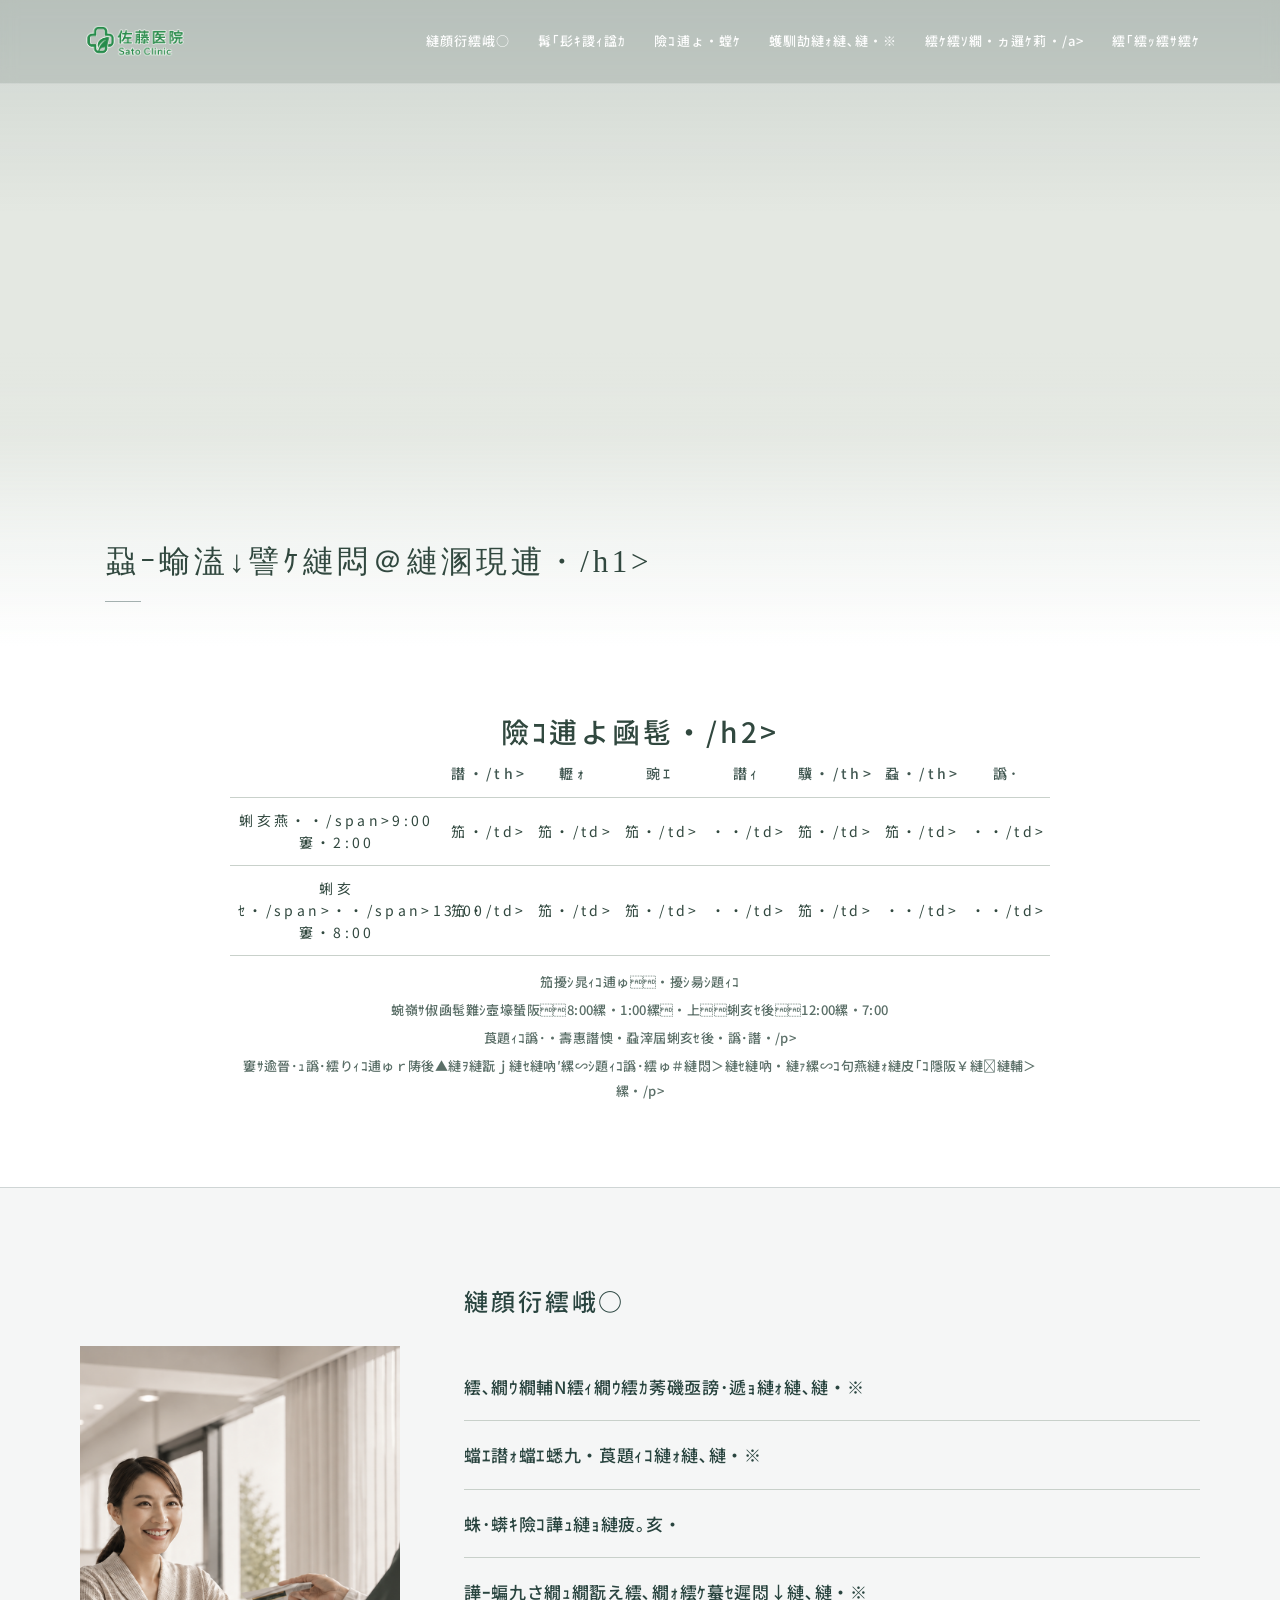
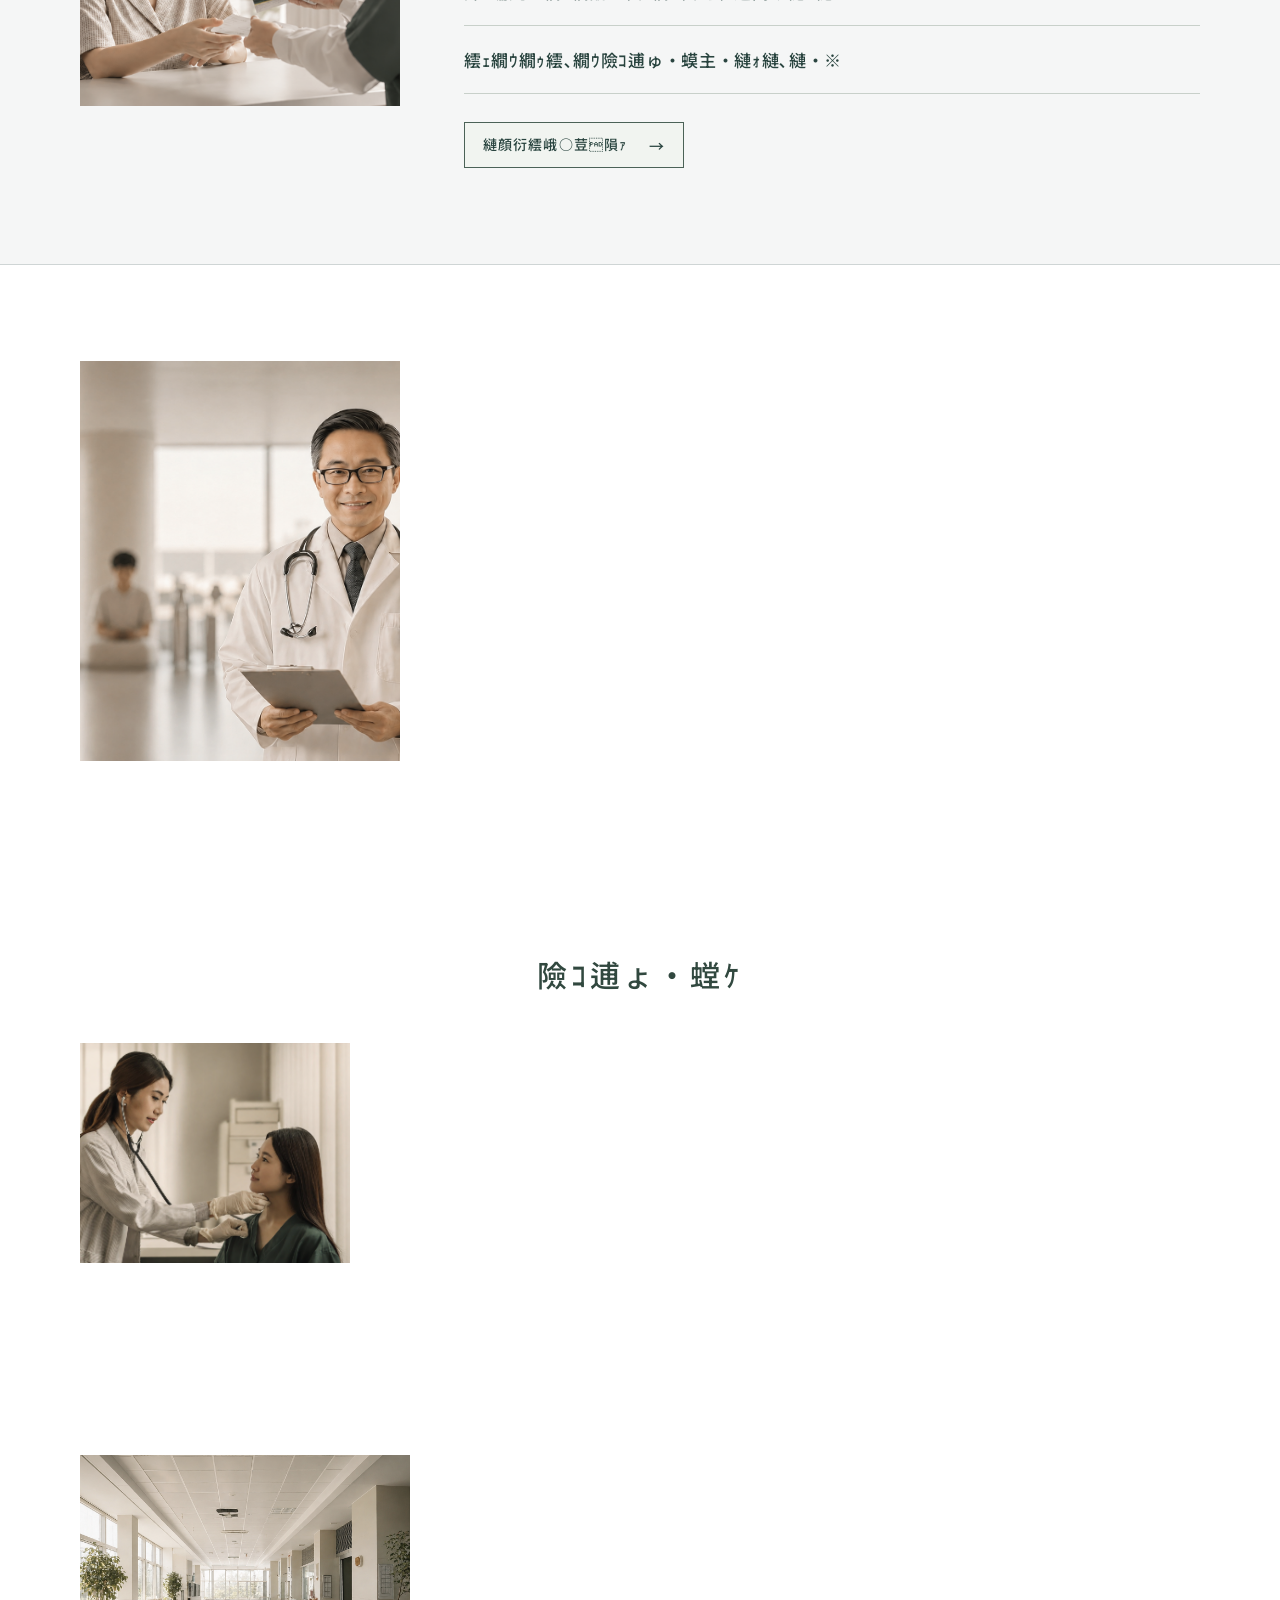
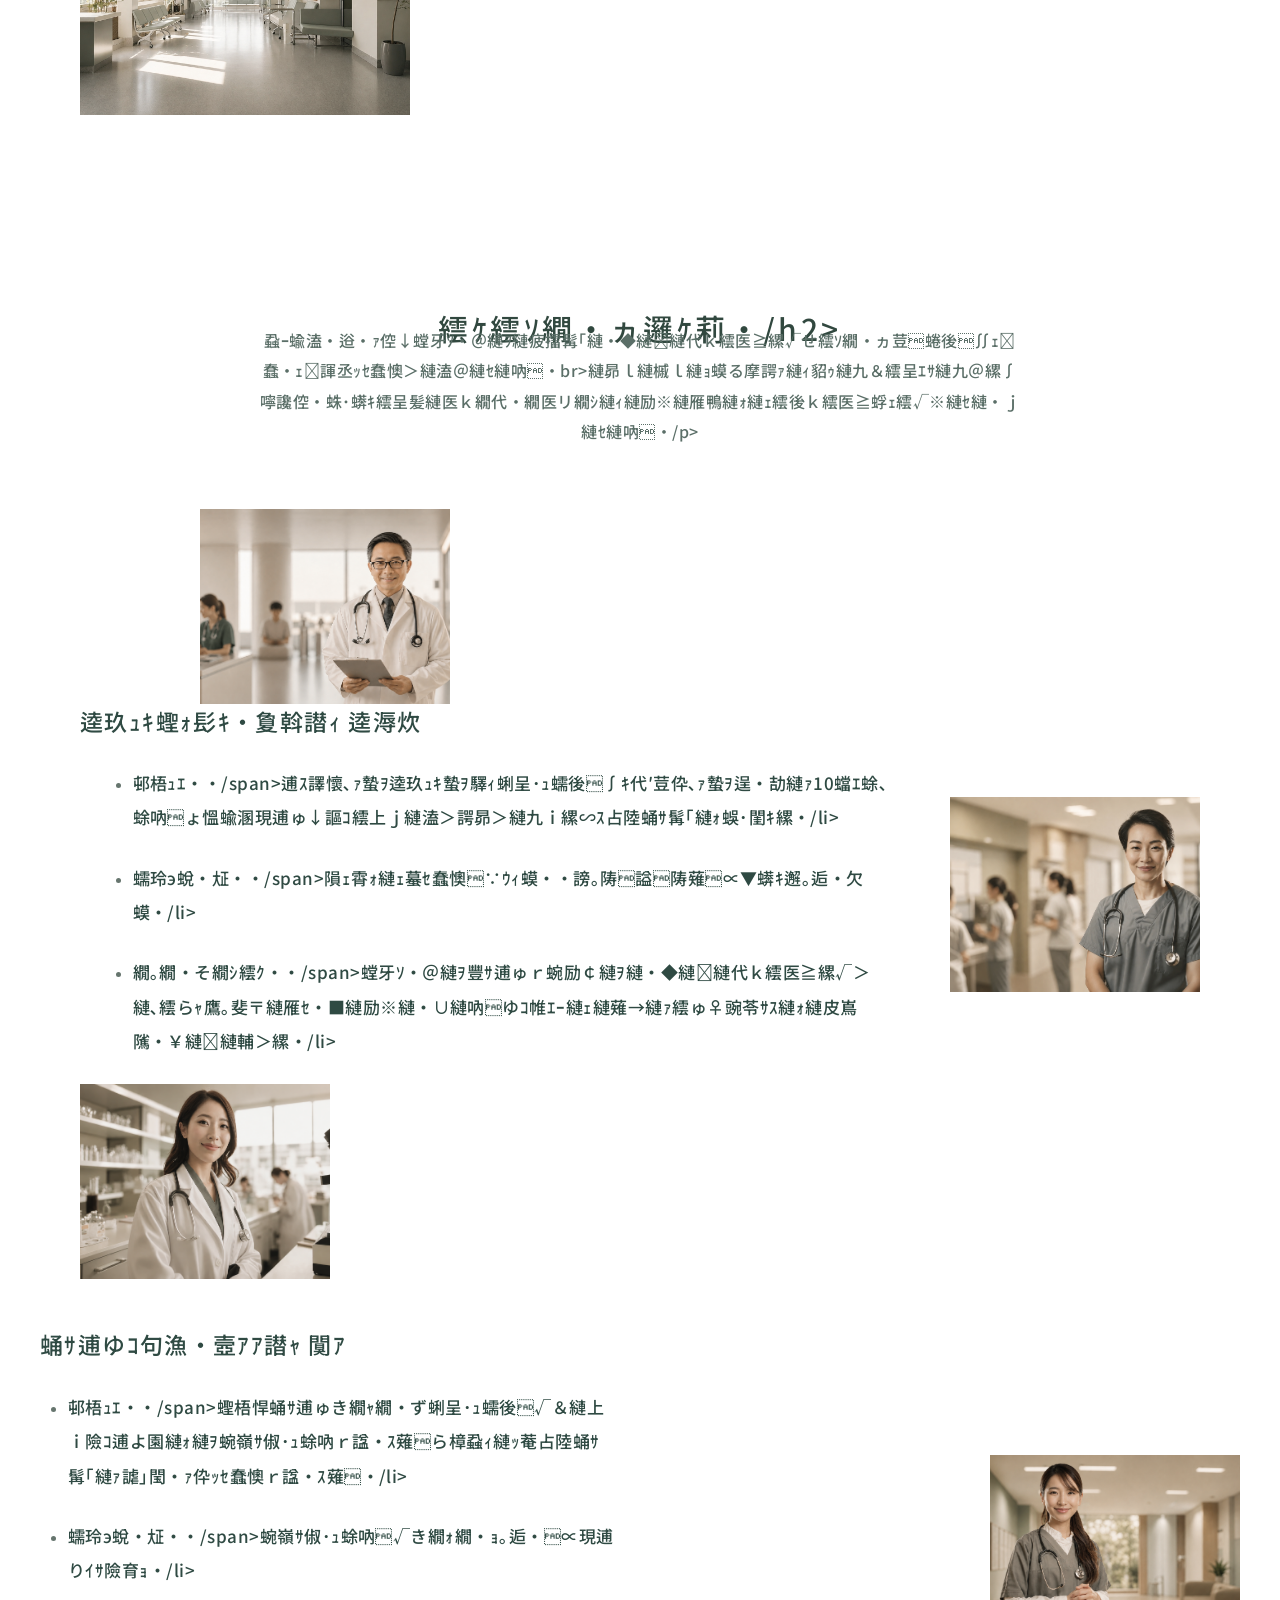
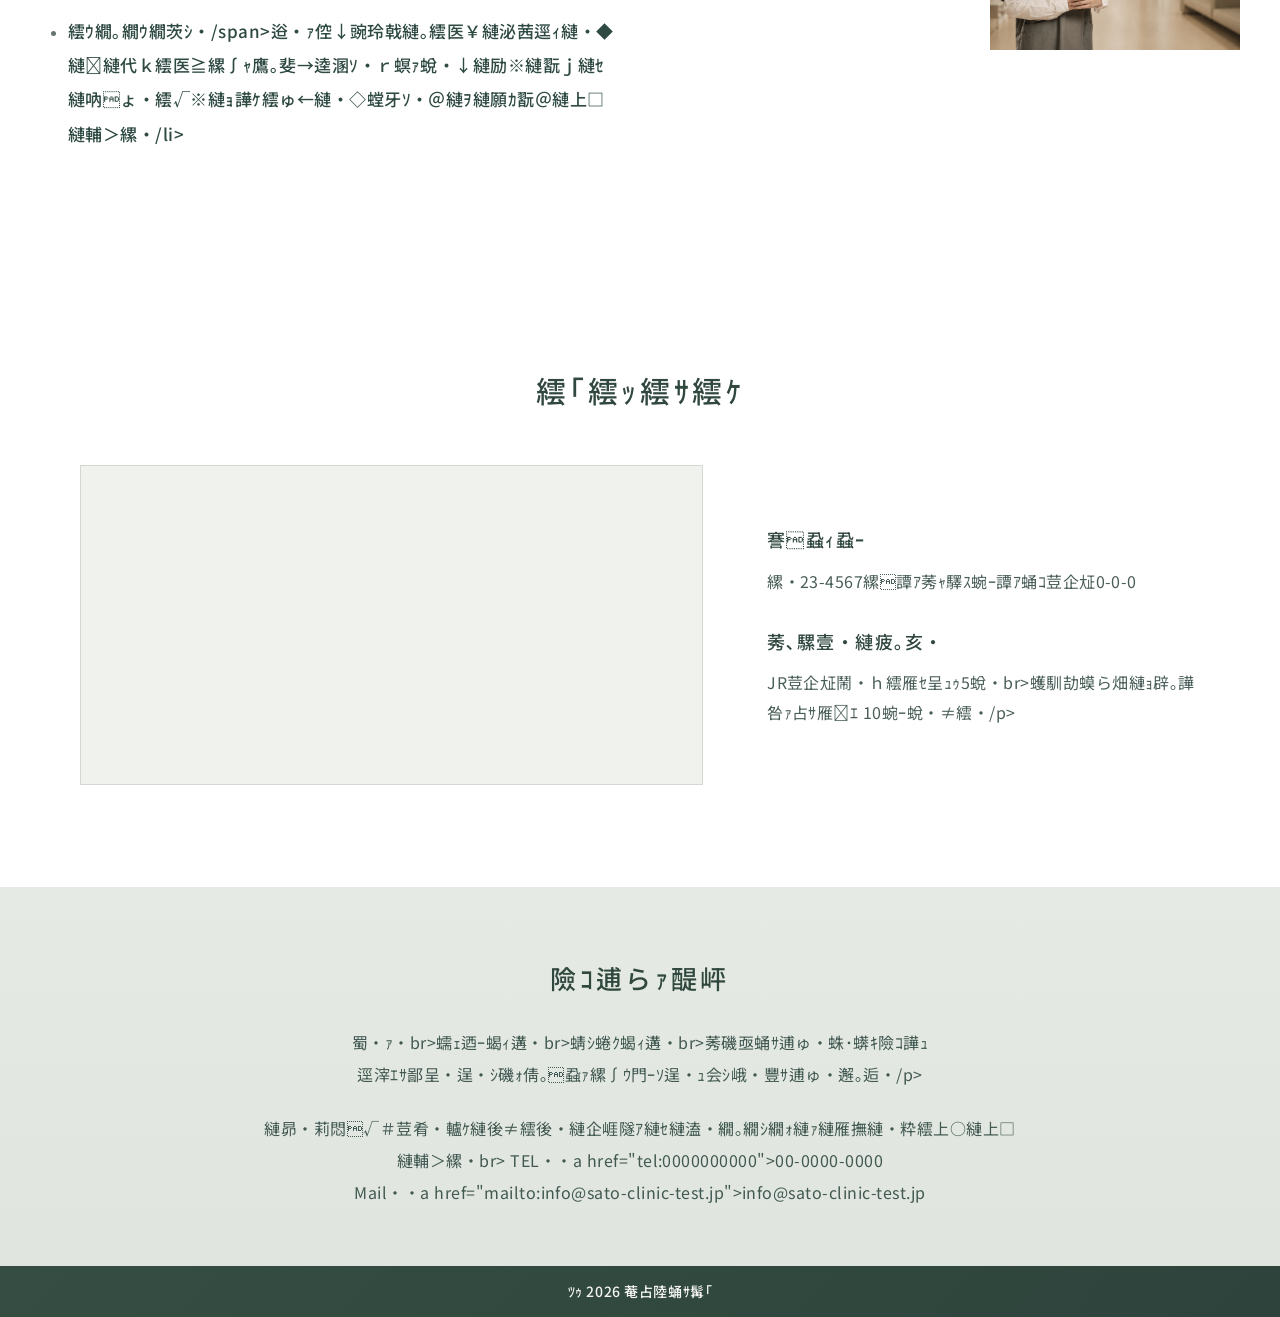
<file: index.html>
<!doctype html>
<html lang="ja">

<head>
  <meta charset="utf-8">
  <meta name="viewport" content="width=device-width, initial-scale=1">
  <title>菴占陸蛹ｻ髯｢ | Sato Clinic</title>
  <link rel="preconnect" href="https://fonts.googleapis.com">
  <link rel="preconnect" href="https://fonts.gstatic.com" crossorigin>
  <link href="https://fonts.googleapis.com/css2?family=Noto+Sans+JP:wght@300;400;500&display=swap" rel="stylesheet">
  <link rel="stylesheet" href="css/style.css">
</head>

<body>
  <header class="site-header">
    <div class="header-inner">
      <a class="logo" href="#top" aria-label="菴占陸蛹ｻ髯｢ 繝医ャ繝励∈"><img src="assets/Logo/logo.png" alt="菴占陸蛹ｻ髯｢ Sato Clinic"></a>
      <nav class="global-nav" aria-label="荳ｻ隕√リ繝薙ご繝ｼ繧ｷ繝ｧ繝ｳ">
        <a href="#news">縺顔衍繧峨○</a><a href="#greeting">髯｢髟ｷ謖ｨ諡ｶ</a><a href="#medical">險ｺ逋ょ・螳ｹ</a><a href="#about">蠖馴劼縺ｫ縺､縺・※</a><a
          href="#staff">繧ｹ繧ｿ繝・ヵ邏ｹ莉・/a><a href="#access">繧｢繧ｯ繧ｻ繧ｹ</a>
      </nav>
    </div>
  </header>

  <main id="top">
    <section class="hero" aria-labelledby="hero-title">
      <div class="hero-slides" aria-hidden="true">
        <img class="hero-image hero-image-1" src="assets/Reference_Image/hero-courtyard.png" alt="">
        <img class="hero-image hero-image-2" src="assets/Reference_Image/gallery-exterior.png" alt="">
        <img class="hero-image hero-image-3" src="assets/Reference_Image/gallery-hallway.png" alt="">
      </div>
      <div class="hero-shade"></div>
      <div class="hero-frost"></div>
      <div class="hero-copy">
        <h1 id="hero-title">蝨ｰ蝓溘↓譬ｹ縺悶＠縺溷現逋・/h1>
      </div>
    </section>

    <section class="opening-block">
      <div class="narrow-container">
        <h2 class="small-section-title">險ｺ逋よ凾髢・/h2>
        <table class="schedule">
          <colgroup>
            <col class="schedule-col-time">
            <col span="7" class="schedule-col-day">
          </colgroup>
          <thead>
            <tr>
              <th></th>
              <th>譛・/th>
              <th>轣ｫ</th>
              <th>豌ｴ</th>
              <th>譛ｨ</th>
              <th>驥・/th>
              <th>蝨・/th>
              <th>譌･</th>
            </tr>
          </thead>
          <tbody>
            <tr>
              <th class="hours-label"><span class="hours-period">蜊亥燕</span><span class="hours-separator">・・/span><span class="hours-time">9:00窶・2:00</span></th>
              <td>笳・/td>
              <td>笳・/td>
              <td>笳・/td>
              <td>・・/td>
              <td>笳・/td>
              <td>笳・/td>
              <td>・・/td>
            </tr>
            <tr>
              <th class="hours-label"><span class="hours-period">蜊亥ｾ・/span><span class="hours-separator">・・/span><span class="hours-time">13:00窶・8:00</span></th>
              <td>笳・/td>
              <td>笳・/td>
              <td>笳・/td>
              <td>・・/td>
              <td>笳・/td>
              <td>・・/td>
              <td>・・/td>
            </tr>
          </tbody>
        </table>
        <div class="opening-notes">
          <p>笳擾ｼ晁ｨｺ逋ゅ・擾ｼ昜ｼ題ｨｺ</p>
          <p>蜿嶺ｻ俶凾髢難ｼ壼壕蜑阪8:00縲・1:00縲・上蜊亥ｾ後12:00縲・7:00</p>
          <p>莨題ｨｺ譌･・壽惠譖懊・蝨滓屆蜊亥ｾ後・譌･譖・/p>
          <p>窶ｻ逾晉･ｭ譌･繧りｨｺ逋ゅｒ陦後▲縺ｦ縺翫ｊ縺ｾ縺吶′縲∽ｼ題ｨｺ譌･繧ゅ＃縺悶＞縺ｾ縺吶・縺ｧ縲∽ｺ句燕縺ｫ縺皮｢ｺ隱阪￥縺縺輔＞縲・/p>
        </div>
      </div>
    </section>

    <section id="news" class="section news-section">
      <div class="content-container news-grid">
        <figure class="news-photo"><img src="assets/Reference_Image/news-online.png" alt="謔｣閠・ｧ倥→蛹ｻ逋ゅせ繧ｿ繝・ヵ"></figure>
        <div class="news-copy">
          <h2>縺顔衍繧峨○</h2>
          <ul class="news-list">
            <li><a href="#news">繧､繝ｳ繝輔Ν繧ｨ繝ｳ繧ｶ莠磯亟謗･遞ｮ縺ｫ縺､縺・※</a></li>
            <li><a href="#news">蟷ｴ譛ｫ蟷ｴ蟋九・莨題ｨｺ縺ｫ縺､縺・※</a></li>
            <li><a href="#news">蛛･蠎ｷ險ｺ譁ｭ縺ｮ縺疲｡亥・</a></li>
            <li><a href="#news">譁ｰ蝙九さ繝ｭ繝翫え繧､繝ｫ繧ｹ蟇ｾ遲悶↓縺､縺・※</a></li>
            <li><a href="#news">繧ｪ繝ｳ繝ｩ繧､繝ｳ險ｺ逋ゅ・蟆主・縺ｫ縺､縺・※</a></li>
          </ul>
          <!-- 隕∫｢ｺ隱・ 縺顔衍繧峨○荳隕ｧ縺ｮ豁｣蠑上↑驕ｷ遘ｻ蜈域悴遒ｺ螳壹・縺溘ａ縲∫樟迥ｶ縺ｯ繧ｻ繧ｯ繧ｷ繝ｧ繝ｳ蜀・Μ繝ｳ繧ｯ -->
          <a class="text-link" href="#news">縺顔衍繧峨○荳隕ｧ</a>
        </div>
      </div>
    </section>

    <section id="greeting" class="section greeting">
      <div class="content-container greeting-grid">
        <figure class="greeting-photo"><img src="assets/Reference_Image/greeting-director.png" alt="髯｢髟ｷ 菴占陸螟ｪ驛・></figure>
        <div class="greeting-copy">
          <h2>院長挨拶</h2>
          <p>縺薙ｓ縺ｫ縺｡縺ｯ縲ゆｽ占陸蛹ｻ髯｢縺ｮ髯｢髟ｷ縲∽ｽ占陸螟ｪ驛弱→逕ｳ縺励∪縺吶ょｽ馴劼縺ｮ繝帙・繝繝壹・繧ｸ繧偵＃隕ｧ縺・◆縺縺阪√≠繧翫′縺ｨ縺・＃縺悶＞縺ｾ縺吶・/p>
          <p>
            菴占陸蛹ｻ髯｢縺ｧ縺ｯ縲√悟慍蝓溘↓譬ｹ縺悶＠縺溷現逋ゅ阪ｒ繝｢繝・ヨ繝ｼ縺ｫ縲∵ぅ閠・ｧ倅ｸ莠ｺ縺ｲ縺ｨ繧翫↓蟇・ｊ豺ｻ縺｣縺溷現逋ゅｒ謠蝉ｾ帙☆繧九％縺ｨ繧堤岼謖・＠縺ｦ縺翫ｊ縺ｾ縺吶よ律蟶ｸ逧・↑蛛･蠎ｷ邂｡逅・°繧臥函豢ｻ鄙呈・逞・・莠磯亟縲√＆繧峨↓縺ｯ蟆る摩逧・↑險ｺ譁ｭ繧・ｲｻ逋ゅ∪縺ｧ縲∝ｹ・ｺ・＞蜀・ｧ題ｨｺ逋ゅｒ陦後＞縲∝慍蝓溘・逧・ｧ倥・蛛･蠎ｷ繧呈髪縺医ｋ蠖ｹ蜑ｲ繧呈球縺｣縺ｦ縺・″縺溘＞縺ｨ閠・∴縺ｦ縺翫ｊ縺ｾ縺吶・          </p>
          <p>
            遘√◆縺｡縺ｯ縲∵ぅ閠・ｧ倥・荳榊ｮ峨ｒ蟆代＠縺ｧ繧りｻｽ貂帙＠縲∝ｮ牙ｿ・＠縺ｦ險ｺ逋ゅｒ蜿励￠縺ｦ縺・◆縺縺代ｋ繧医≧縲√ｏ縺九ｊ繧・☆縺・ｪｬ譏弱→荳∝ｯｧ縺ｪ蟇ｾ蠢懊ｒ蠢・寺縺代※縺翫ｊ縺ｾ縺吶ゅ∪縺溘∬ｿ鷹團縺ｮ蛹ｻ逋よｩ滄未縺ｨ繧る｣謳ｺ縺励∝ｿ・ｦ√↓蠢懊§縺ｦ鬮伜ｺｦ蛹ｻ逋ゅ∈縺ｮ繧｢繧ｯ繧ｻ繧ｹ繧ゅし繝昴・繝医＞縺溘＠縺ｾ縺吶ゅ←繧薙↑蟆上＆縺ｪ荳崎ｪｿ縺ｧ繧ゅ√←縺・◇縺頑ｰ苓ｻｽ縺ｫ縺皮嶌隲・￥縺縺輔＞縲・          </p>
          <p>縺薙ｌ縺九ｉ繧ゅ∵ぅ閠・ｧ倥・蛛･蠎ｷ繧堤ｬｬ荳縺ｫ閠・∴縲∝慍蝓溘・逧・ｧ倥↓菫｡鬆ｼ縺輔ｌ繧句現逋よｩ滄未縺ｧ縺ゅｊ邯壹￠繧九◆繧√√せ繧ｿ繝・ヵ荳蜷悟巻蜉帙＠縺ｦ縺ｾ縺・ｊ縺ｾ縺吶ゅ←縺・◇繧医ｍ縺励￥縺企｡倥＞縺・◆縺励∪縺吶・/p>
          <p class="signature">菴占陸蛹ｻ髯｢縲髯｢髟ｷ縲菴占陸 螟ｪ驛・/p>
        </div>
      </div>
    </section>

    <section id="medical" class="section medical-section">
      <div class="content-container">
        <h2 class="section-title">險ｺ逋ょ・螳ｹ</h2>
        <div class="medical-list">
          <article class="medical-row">
            <figure><img src="assets/Reference_Image/care-general.png" alt="荳闊ｬ蜀・ｧ題ｨｺ逋・></figure>
            <div>
              <h3>荳闊ｬ蜀・ｧ題ｨｺ逋・/h3>
              <p>鬚ｨ驍ｪ繧・匱辭ｱ縲∝哩縺ｮ逞帙∩縲・ｭ逞帙∬・逞帙↑縺ｩ縺ｮ逞・憾繧剃ｸｭ蠢・↓縲∽ｸ闊ｬ逧・↑菴楢ｪｿ荳崎憶縺ｮ險ｺ逋ゅｒ陦後▲縺ｦ縺・∪縺吶ゅ∪縺溘∝次蝗荳肴・縺ｮ荳崎ｪｿ繧・ｻｽ縺・裸迥ｶ縺ｧ縺ゅ▲縺ｦ繧ゅ∵掠譛溯ｨｺ譁ｭ縺ｫ蜉ｪ繧√※縺翫ｊ縺ｾ縺吶・/p>
            </div>
          </article>
          <article class="medical-row reverse">
            <figure><img src="assets/Reference_Image/staff-admin.png" alt="逕滓ｴｻ鄙呈・逞・・險ｺ譁ｭ繝ｻ豐ｻ逋・></figure>
            <div>
              <h3>逕滓ｴｻ鄙呈・逞・・險ｺ譁ｭ繝ｻ豐ｻ逋・/h3>
              <p>鬮倩｡蝨ｧ逞・∫ｳ門ｰｿ逞・∬р雉ｪ逡ｰ蟶ｸ逞・ｼ磯ｫ倥さ繝ｬ繧ｹ繝・Ο繝ｼ繝ｫ陦逞・ｼ峨√Γ繧ｿ繝懊Μ繝・け逞・咏ｾ､縺ｪ縺ｩ縲∫函豢ｻ鄙呈・逞・・險ｺ譁ｭ縺ｨ豐ｻ逋ゅｒ陦後＞縺ｾ縺吶ら羅豌励・騾ｲ陦後ｒ莠磯亟縺励∝▼蠎ｷ邯ｭ謖√・縺溘ａ縺ｮ逕滓ｴｻ謖・ｰ弱ｄ阮ｬ迚ｩ逋よｳ輔ｒ陦後＞縺ｾ縺吶・/p>
            </div>
          </article>
          <article class="medical-row">
            <figure><img src="assets/Reference_Image/care-digestion.png" alt="豸亥喧蝎ｨ邉ｻ縺ｮ險ｺ逋・></figure>
            <div>
              <h3>豸亥喧蝎ｨ邉ｻ縺ｮ險ｺ逋・/h3>
              <p>閭・李縲∬ャ繧ゅ◆繧後∬・繧・￠縲∽ｾｿ遘倥∽ｸ狗里縺ｪ縺ｩ縺ｮ豸亥喧蝎ｨ邉ｻ縺ｮ荳崎ｪｿ縺ｫ蟇ｾ蠢懊＠縺ｦ縺・∪縺吶ょｿ・ｦ√↓蠢懊§縺ｦ閭・き繝｡繝ｩ繧・ｶ・浹豕｢讀懈渊縺ｪ縺ｩ繧貞ｮ滓命縺励∬ャ閻ｸ縺ｮ蛛･蠎ｷ繧偵し繝昴・繝医＠縺ｾ縺吶・/p>
            </div>
          </article>
          <article class="medical-row reverse">
            <figure><img src="assets/Reference_Image/care-lifestyle.png" alt="蜻ｼ蜷ｸ蝎ｨ邉ｻ縺ｮ險ｺ逋・></figure>
            <div>
              <h3>蜻ｼ蜷ｸ蝎ｨ邉ｻ縺ｮ險ｺ逋・/h3>
              <p>蜥ｳ縲∵・蛻・ｌ縲∬・縺ｮ逞帙∩縺ｪ縺ｩ縲∝他蜷ｸ蝎ｨ邉ｻ縺ｮ逞・憾縺ｫ縺､縺・※險ｺ逋ゅｒ陦後▲縺ｦ縺・∪縺吶ょｭ｣遽諤ｧ縺ｮ蝟俶・繧・い繝ｬ繝ｫ繧ｮ繝ｼ諤ｧ鮠ｻ轤弱∵・諤ｧ髢牙｡樊ｧ閧ｺ逍ｾ謔｣・・OPD・峨↑縺ｩ縺ｫ繧ょｯｾ蠢懊＠縲・←蛻・↑豐ｻ逋ゅ→莠磯亟繧偵し繝昴・繝医＠縺ｾ縺吶・/p>
            </div>
          </article>
        </div>
        <!-- 險ｺ逋ょ・螳ｹ繝壹・繧ｸ菴懈・蠕後↓繝ｪ繝ｳ繧ｯ蜈医ｒ螟画峩 -->
        <a class="text-link section-link" href="medical.html">險ｺ逋ょ・螳ｹ荳隕ｧ</a>
      </div>
    </section>

    <section id="about" class="section about-section">
      <div class="content-container about-grid">
        <figure><img src="assets/Reference_Image/gallery-hallway.png" alt="閾ｪ辟ｶ蜈峨′蟾ｮ縺苓ｾｼ繧髯｢蜀・></figure>
        <div>
          <h2>蠖馴劼縺ｫ縺､縺・※</h2>
          <p>
            菴占陸蛹ｻ髯｢縺ｯ縲∝慍蝓溘・逧・ｧ倥・蛛･蠎ｷ繧貞ｮ医ｊ縲√ｈ繧願憶縺・函豢ｻ繧偵し繝昴・繝医☆繧九％縺ｨ繧剃ｽｿ蜻ｽ縺ｨ縺励※縺・∪縺吶ょ卸遶倶ｻ･譚･縲∫ｧ√◆縺｡縺ｯ縲梧ぅ閠・ｧ倅ｸ莠ｺ縺ｲ縺ｨ繧翫↓蟇・ｊ豺ｻ縺｣縺溯ｨｺ逋ゅ阪ｒ螟ｧ蛻・↓縺励∝慍蝓溷ｯ・捩蝙九・蛹ｻ逋ゅｒ謠蝉ｾ帙＠縺ｦ縺ｾ縺・ｊ縺ｾ縺励◆縲ゆｻ雁ｾ後ｂ縲∫嚀讒倥・蛛･蠎ｷ邯ｭ謖√→逞・ｰ嶺ｺ磯亟縺ｫ雋｢迪ｮ縺吶ｋ縺溘ａ縲√ｈ繧願憶縺・現逋ゅし繝ｼ繝薙せ繧呈署萓帙＠邯壹￠繧九％縺ｨ繧偵♀邏・據縺・◆縺励∪縺吶・          </p>
          <!-- 隕∫｢ｺ隱・ 蠖馴劼縺ｫ縺､縺・※隧ｳ邏ｰ繝壹・繧ｸ縺ｮ豁｣蠑上↑驕ｷ遘ｻ蜈域悴遒ｺ螳壹・縺溘ａ縲∫樟迥ｶ縺ｯ繧ｻ繧ｯ繧ｷ繝ｧ繝ｳ蜀・Μ繝ｳ繧ｯ -->
          <a class="text-link" href="#about">隧ｳ縺励￥隕九ｋ</a>
        </div>
      </div>
    </section>

    <section id="staff" class="section staff-section">
      <div class="content-container">
        <h2 class="section-title">繧ｹ繧ｿ繝・ヵ邏ｹ莉・/h2>
        <p class="staff-intro">
          蝨ｰ蝓溘・逧・ｧ倥↓螳牙ｿ・＠縺ｦ縺疲擂髯｢縺・◆縺縺代ｋ繧医≧縲√せ繧ｿ繝・ヵ荳蜷後∬ｪ蠢・ｪ諢丞ｯｾ蠢懊＞縺溘＠縺ｾ縺吶・br>縺昴ｌ縺槭ｌ縺ｮ蟆る摩諤ｧ縺ｨ貂ｩ縺九＆繧呈ｴｻ縺九＠縲∫嚀讒倥・蛛･蠎ｷ繧呈髪縺医ｋ繝代・繝医リ繝ｼ縺ｨ縺励※縺雁鴨縺ｫ縺ｪ繧後ｋ繧医≧蜉ｪ繧√※縺ｾ縺・ｊ縺ｾ縺吶・/p>
        <div class="staff-list">
          <article class="staff-row">
            <figure><img src="assets/Reference_Image/greeting-director.png" alt="髯｢髟ｷ 菴占陸螟ｪ驛・></figure>
            <div>
              <h3>髯｢髟ｷ・壻ｽ占陸 螟ｪ驛・/h3>
              <ul class="staff-profile">
                <!-- 螟画峩蜑榊次遞ｿ・夂ｵ梧ｭｴ・壼・譏主､ｧ蟄ｦ蛹ｻ蟄ｦ驛ｨ蜊呈･ｭ蠕後∫憎遨ゆｸｭ螟ｮ邱丞粋逞・劼縺ｧ蜀・ｧ大現縺ｨ縺励※10蟷ｴ髢灘共蜍吶ゅ◎縺ｮ蠕後∝慍蝓溷現逋ゅ∈縺ｮ雋｢迪ｮ繧堤岼謖・＠縲∽ｽ占陸蛹ｻ髯｢繧帝幕髯｢縲・-->
                <li><span class="profile-label">邨梧ｭｴ・・/span>蜈画・螟ｧ蟄ｦ蛹ｻ蟄ｦ驛ｨ蜊呈･ｭ蠕後∫憎遨ゆｸｭ螟ｮ邱丞粋逞・劼縺ｧ蜀・ｧ大現縺ｨ縺励※10蟷ｴ髢灘共蜍吶ゅ◎縺ｮ蠕後∝慍蝓溷現逋ゅ∈縺ｮ雋｢迪ｮ繧堤岼謖・＠縲∽ｽ占陸蛹ｻ髯｢繧帝幕髯｢縲・/li>
                <!-- 螟画峩蜑榊次遞ｿ・壼ｰる摩蛻・㍽・夂函豢ｻ鄙呈・逞・∝他蜷ｸ蝎ｨ逍ｾ謔｣縲∝・遘大・闊ｬ -->
                <li><span class="profile-label">蟆る摩蛻・㍽・・/span>逕滓ｴｻ鄙呈・逞・∝他蜷ｸ蝎ｨ逍ｾ謔｣縲∝・遘大・闊ｬ</li>
                <!-- 螟画峩蜑榊次遞ｿ・壹さ繝｡繝ｳ繝茨ｼ壽ぅ閠・ｧ倥↓縺ｨ縺｣縺ｦ豌苓ｻｽ縺ｫ逶ｸ隲・〒縺阪ｋ縲後°縺九ｊ縺､縺大現縲阪ｒ逶ｮ謖・＠縺ｦ縺・∪縺吶ゅ←繧薙↑蟆上＆縺ｪ荳榊ｮ峨〒繧ゅ√∪縺壹・縺皮嶌隲・￥縺縺輔＞縲・-->
                <li><span class="profile-label">繧ｳ繝｡繝ｳ繝茨ｼ・/span>謔｣閠・ｧ倥↓縺ｨ縺｣縺ｦ豌苓ｻｽ縺ｫ逶ｸ隲・〒縺阪ｋ縲後°縺九ｊ縺､縺大現縲阪ｒ逶ｮ謖・＠縺ｦ縺・∪縺吶ゅ←繧薙↑蟆上＆縺ｪ荳榊ｮ峨〒繧ゅ√∪縺壹・縺皮嶌隲・￥縺縺輔＞縲・/li>
              </ul>
            </div>
          </article>
          <article class="staff-row reverse">
            <figure><img src="assets/Reference_Image/staff-chief.png" alt="逵玖ｭｷ蟶ｫ髟ｷ 驤ｴ譛ｨ逵溽炊"></figure>
            <div>
              <h3>逵玖ｭｷ蟶ｫ髟ｷ・夐斡譛ｨ 逵溽炊</h3>
              <ul class="staff-profile">
                <!-- 螟画峩蜑榊次遞ｿ・夂ｵ梧ｭｴ・夂區譯懷､ｧ蟄ｦ逵玖ｭｷ蟄ｦ驛ｨ蜊呈･ｭ蠕後∫ｷ代′荳伜､ｧ蟄ｦ逞・劼縺ｧ10蟷ｴ蜍､蜍吶ょ慍蝓溷現逋ゅ↓謳ｺ繧上ｊ縺溘＞諤昴＞縺九ｉ縲∽ｽ占陸蛹ｻ髯｢縺ｫ蜈･閨ｷ縲・-->
                <li><span class="profile-label">邨梧ｭｴ・・/span>逋ｽ譯懷､ｧ蟄ｦ逵玖ｭｷ蟄ｦ驛ｨ蜊呈･ｭ蠕後∫ｷ代′荳伜､ｧ蟄ｦ逞・劼縺ｧ10蟷ｴ蜍､蜍吶ょ慍蝓溷現逋ゅ↓謳ｺ繧上ｊ縺溘＞諤昴＞縺九ｉ縲∽ｽ占陸蛹ｻ髯｢縺ｫ蜈･閨ｷ縲・/li>
                <!-- 螟画峩蜑榊次遞ｿ・壼ｾ玲э蛻・㍽・夊ｦｪ霄ｫ縺ｪ蟇ｾ蠢懊∵ｳｨ蟆・・謗｡陦謚陦薙∝▼蠎ｷ邂｡逅・欠蟆・-->
                <li><span class="profile-label">蠕玲э蛻・㍽・・/span>隕ｪ霄ｫ縺ｪ蟇ｾ蠢懊∵ｳｨ蟆・・謗｡陦謚陦薙∝▼蠎ｷ邂｡逅・欠蟆・/li>
                <!-- 螟画峩蜑榊次遞ｿ・壹Γ繝・そ繝ｼ繧ｸ・壼ｮ牙ｿ・＠縺ｦ豐ｻ逋ゅｒ蜿励￠縺ｦ縺・◆縺縺代ｋ繧医≧縲√＞縺､繧らｬ鷹｡斐〒縺雁ｾ・■縺励※縺・∪縺吶ゆｺ帷ｴｰ縺ｪ縺薙→縺ｧ繧ゅ♀豌苓ｻｽ縺ｫ縺皮嶌隲・￥縺縺輔＞縲・-->
                <li><span class="profile-label">繝｡繝・そ繝ｼ繧ｸ・・/span>螳牙ｿ・＠縺ｦ豐ｻ逋ゅｒ蜿励￠縺ｦ縺・◆縺縺代ｋ繧医≧縲√＞縺､繧らｬ鷹｡斐〒縺雁ｾ・■縺励※縺・∪縺吶ゆｺ帷ｴｰ縺ｪ縺薙→縺ｧ繧ゅ♀豌苓ｻｽ縺ｫ縺皮嶌隲・￥縺縺輔＞縲・/li>
              </ul>
            </div>
          </article>
          <article class="staff-row">
            <figure><img src="assets/Reference_Image/care-respiratory.png" alt="閾ｨ蠎頑､懈渊謚蟶ｫ 鬮俶ｩ狗罰鄒・></figure>
            <div>
              <h3>閾ｨ蠎頑､懈渊謚蟶ｫ・夐ｫ俶ｩ・逕ｱ鄒・/h3>
              <ul class="staff-profile">
                <!-- 螟画峩蜑榊次遞ｿ・夂ｵ梧ｭｴ・壽擲驛ｽ閾ｨ蠎頑､懈渊謚陦灘ｰる摩蟄ｦ譬｡繧貞穀讌ｭ蠕後∵ｭｦ阡ｵ荳ｭ螟ｮ蛹ｻ逋ゅそ繝ｳ繧ｿ繝ｼ縺ｫ縺ｦ15蟷ｴ髢薙∬・蠎頑､懈渊謚蟶ｫ縺ｨ縺励※縺ｮ邨碁ｨ薙ｒ遨阪・縲・-->
                <li><span class="profile-label">邨梧ｭｴ・・/span>譚ｱ驛ｽ閾ｨ蠎頑､懈渊謚陦灘ｰる摩蟄ｦ譬｡繧貞穀讌ｭ蠕後∵ｭｦ阡ｵ荳ｭ螟ｮ蛹ｻ逋ゅそ繝ｳ繧ｿ繝ｼ縺ｫ縺ｦ15蟷ｴ髢薙∬・蠎頑､懈渊謚蟶ｫ縺ｨ縺励※縺ｮ邨碁ｨ薙ｒ遨阪・縲・/li>
                <!-- 螟画峩蜑榊次遞ｿ・壼ｾ玲э蛻・㍽・夊｡豸ｲ讀懈渊縲∝ｿ・崕蝗ｳ讀懈渊縲∬ｶ・浹豕｢讀懈渊 -->
                <li><span class="profile-label">蠕玲э蛻・㍽・・/span>陦豸ｲ讀懈渊縲∝ｿ・崕蝗ｳ讀懈渊縲∬ｶ・浹豕｢讀懈渊</li>
                <!-- 螟画峩蜑榊次遞ｿ・壹さ繝｡繝ｳ繝茨ｼ壽､懈渊縺ｯ荳榊ｮ峨′莨ｴ縺・％縺ｨ繧ゅ≠繧翫∪縺吶′縲√〒縺阪ｋ縺縺代Μ繝ｩ繝・け繧ｹ縺励※縺・◆縺縺代ｋ繧医≧縲∝━縺励￥荳∝ｯｧ縺ｪ蟇ｾ蠢懊ｒ蠢・′縺代※縺・∪縺吶・-->
                <li><span class="profile-label">繧ｳ繝｡繝ｳ繝茨ｼ・/span>讀懈渊縺ｯ荳榊ｮ峨′莨ｴ縺・％縺ｨ繧ゅ≠繧翫∪縺吶′縲√〒縺阪ｋ縺縺代Μ繝ｩ繝・け繧ｹ縺励※縺・◆縺縺代ｋ繧医≧縲∝━縺励￥荳∝ｯｧ縺ｪ蟇ｾ蠢懊ｒ蠢・′縺代※縺・∪縺吶・/li>
              </ul>
            </div>
          </article>
          <article class="staff-row reverse">
            <figure><img class="staff-photo staff-photo--yamamoto" src="assets/yamamoto-staff-v2.png" alt="蛹ｻ逋ゆｺ句漁 螻ｱ譛ｬ闃ｱ"></figure>
            <div>
              <h3>蛹ｻ逋ゆｺ句漁・壼ｱｱ譛ｬ 闃ｱ</h3>
              <ul class="staff-profile">
                <!-- 螟画峩蜑榊次遞ｿ・夂ｵ梧ｭｴ・壼ｸ梧悍蛹ｻ逋ゅき繝ｬ繝・ず蜊呈･ｭ蠕後√＆縺上ｉ險ｺ逋よ園縺ｫ縺ｦ蜿嶺ｻ俶･ｭ蜍吶ｒ諡・ｽ薙ら樟蝨ｨ縺ｯ菴占陸蛹ｻ髯｢縺ｧ謔｣閠・ｧ伜ｯｾ蠢懊ｒ諡・ｽ薙・-->
                <li><span class="profile-label">邨梧ｭｴ・・/span>蟶梧悍蛹ｻ逋ゅき繝ｬ繝・ず蜊呈･ｭ蠕後√＆縺上ｉ險ｺ逋よ園縺ｫ縺ｦ蜿嶺ｻ俶･ｭ蜍吶ｒ諡・ｽ薙ら樟蝨ｨ縺ｯ菴占陸蛹ｻ髯｢縺ｧ謔｣閠・ｧ伜ｯｾ蠢懊ｒ諡・ｽ薙・/li>
                <!-- 螟画峩蜑榊次遞ｿ・壼ｾ玲э蛻・㍽・壼女莉俶･ｭ蜍吶√き繝ｫ繝・ｮ｡逅・∝現逋りｲｻ險育ｮ・-->
                <li><span class="profile-label">蠕玲э蛻・㍽・・/span>蜿嶺ｻ俶･ｭ蜍吶√き繝ｫ繝・ｮ｡逅・∝現逋りｲｻ險育ｮ・/li>
                <!-- 螟画峩蜑榊次遞ｿ・壹さ繝｡繝ｳ繝茨ｼ夂嚀讒倥↓豌玲戟縺｡繧医￥縺泌茜逕ｨ縺・◆縺縺代ｋ繧医≧縲∫ｬ鷹｡斐→逵溷ｿ・ｒ螟ｧ蛻・↓縺励※縺翫ｊ縺ｾ縺吶ょ・繧√※縺ｮ譁ｹ繧ゅ←縺・◇螳牙ｿ・＠縺ｦ縺願ｶ翫＠縺上□縺輔＞縲・-->
                <li><span class="profile-label">繧ｳ繝｡繝ｳ繝茨ｼ・/span>逧・ｧ倥↓豌玲戟縺｡繧医￥縺泌茜逕ｨ縺・◆縺縺代ｋ繧医≧縲∫ｬ鷹｡斐→逵溷ｿ・ｒ螟ｧ蛻・↓縺励※縺翫ｊ縺ｾ縺吶ょ・繧√※縺ｮ譁ｹ繧ゅ←縺・◇螳牙ｿ・＠縺ｦ縺願ｶ翫＠縺上□縺輔＞縲・/li>
              </ul>
            </div>
          </article>
        </div>
      </div>
    </section>

    <section id="access" class="section access-section">
      <div class="content-container">
        <h2 class="section-title">繧｢繧ｯ繧ｻ繧ｹ</h2>
        <div class="access-grid">
          <div class="map" aria-label="菴占陸蛹ｻ髯｢蜻ｨ霎ｺ蝨ｰ蝗ｳ">
            <!-- 莉ｮ菴乗園縺ｮ縺溘ａ縲∽ｸ企㍽鬧・捉霎ｺ縺ｮGoogle繝槭ャ繝怜沂繧∬ｾｼ縺ｿ繧剃ｽｿ逕ｨ -->
            <iframe
              title="荳企㍽鬧・捉霎ｺ縺ｮGoogle繝槭ャ繝・
              src="https://www.google.com/maps?q=%E4%B8%8A%E9%87%8E%E9%A7%85&z=15&output=embed"
              loading="lazy"
              referrerpolicy="no-referrer-when-downgrade"
              allowfullscreen></iframe>
          </div>
          <div>
            <h3>謇蝨ｨ蝨ｰ</h3>
            <p>縲・23-4567縲譚ｱ莠ｬ驛ｽ蜿ｰ譚ｱ蛹ｺ荳企㍽0-0-0</p>
            <h3>莠､騾壹・縺疲｡亥・</h3>
            <p>JR荳企㍽鬧・ｈ繧雁ｾ呈ｭｩ5蛻・br>蠖馴劼蟆ら畑縺ｮ辟｡譁咎ｧ占ｻ雁ｴ 10蜿ｰ蛻・≠繧・/p>
          </div>
        </div>
      </div>
    </section>
  </main>

  <footer class="site-footer">
    <div class="footer-main">
      <h2>險ｺ逋らｧ醍岼</h2>
      <p class="department-list">蜀・ｧ・br>蠕ｪ迺ｰ蝎ｨ遘・br>蜻ｼ蜷ｸ蝎ｨ遘・br>莠磯亟蛹ｻ逋ゅ・蛛･蠎ｷ險ｺ譁ｭ<br>逕滓ｴｻ鄙呈・逞・ｼ磯ｫ倩｡蝨ｧ縲∫ｳ門ｰｿ逞・ｭ会ｼ峨・豐ｻ逋ゅ・邂｡逅・/p>
      <p id="contact" class="footer-contact">
        縺昴・莉悶√＃荳肴・轤ｹ縺後≠繧後・縺企崕隧ｱ縺ｾ縺溘・繝｡繝ｼ繝ｫ縺ｧ縺雁撫縺・粋繧上○縺上□縺輔＞縲・br>
        TEL・・a href="tel:0000000000">00-0000-0000</a><br>
        Mail・・a href="mailto:info@sato-clinic-test.jp">info@sato-clinic-test.jp</a>
      </p>
    </div>
    <div class="footer-band">ﾂｩ 2026 菴占陸蛹ｻ髯｢</div>
  </footer>
</body>

</html>
</file>
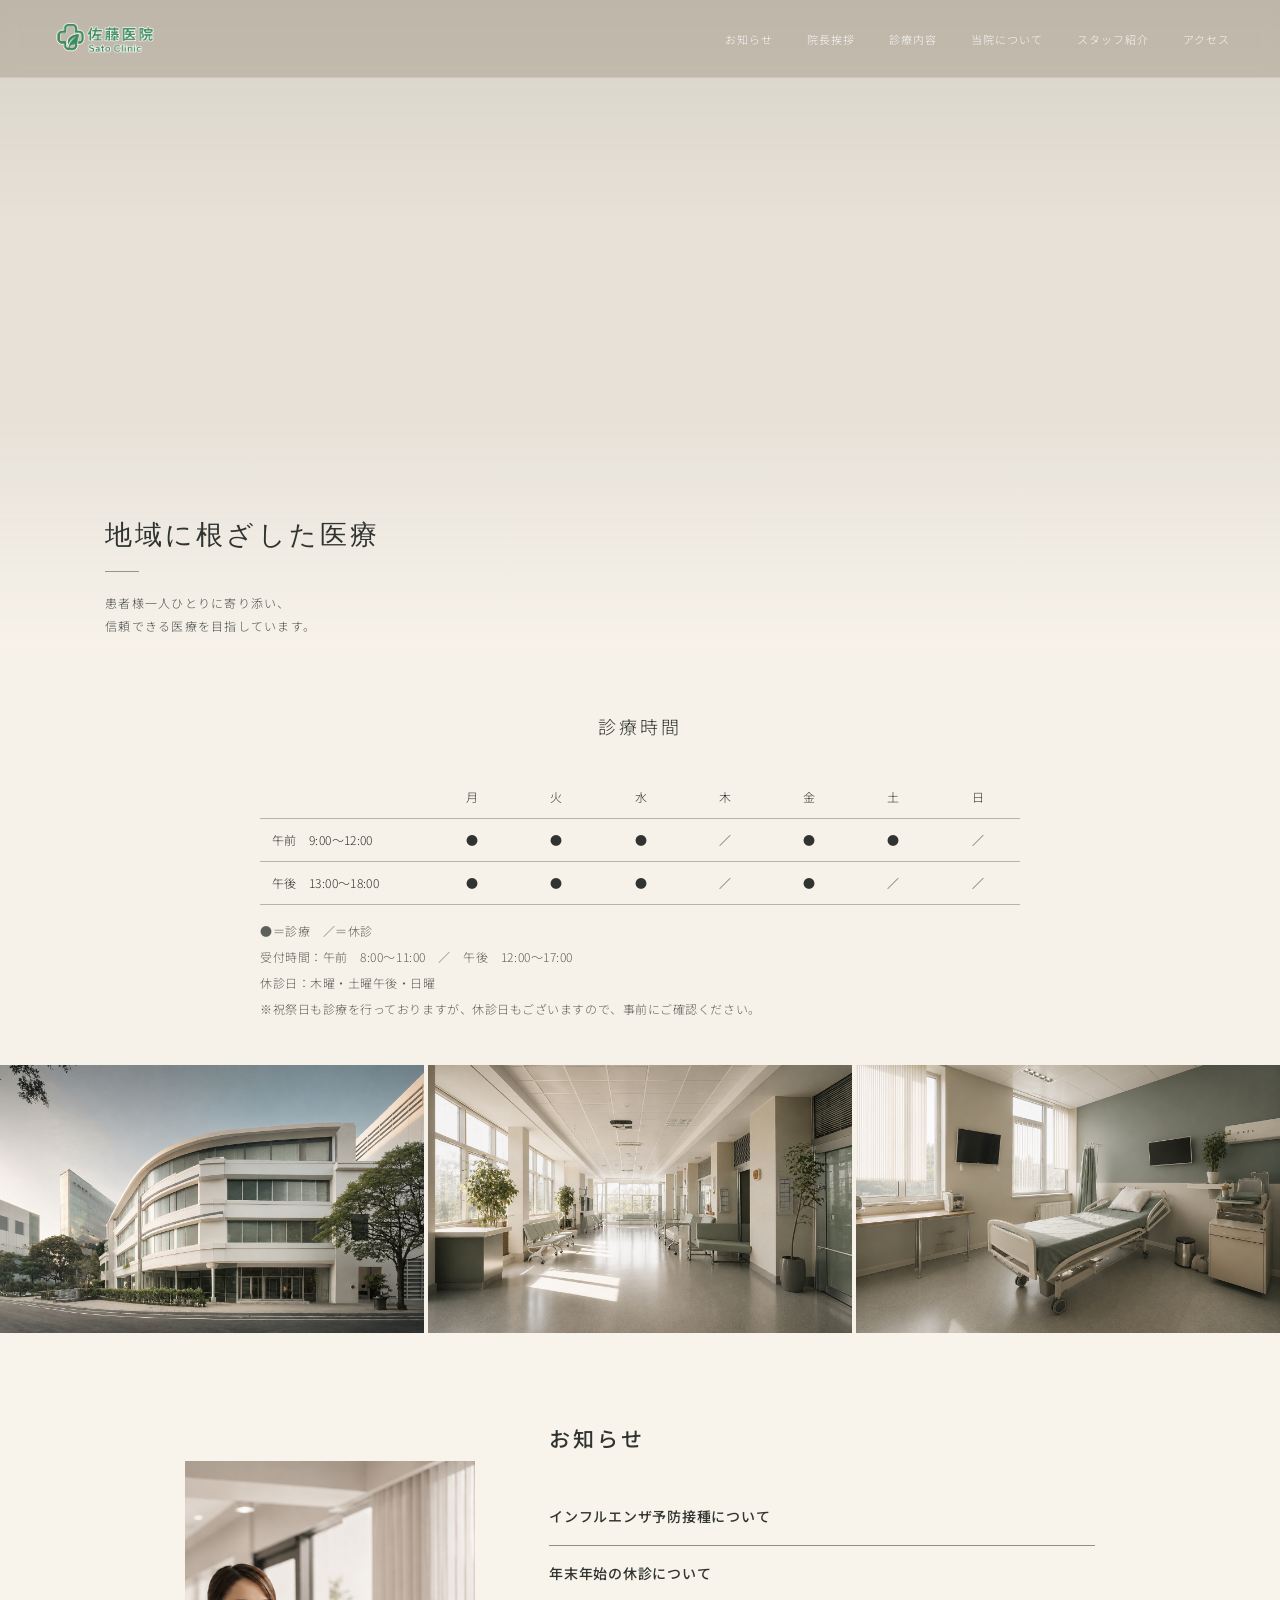
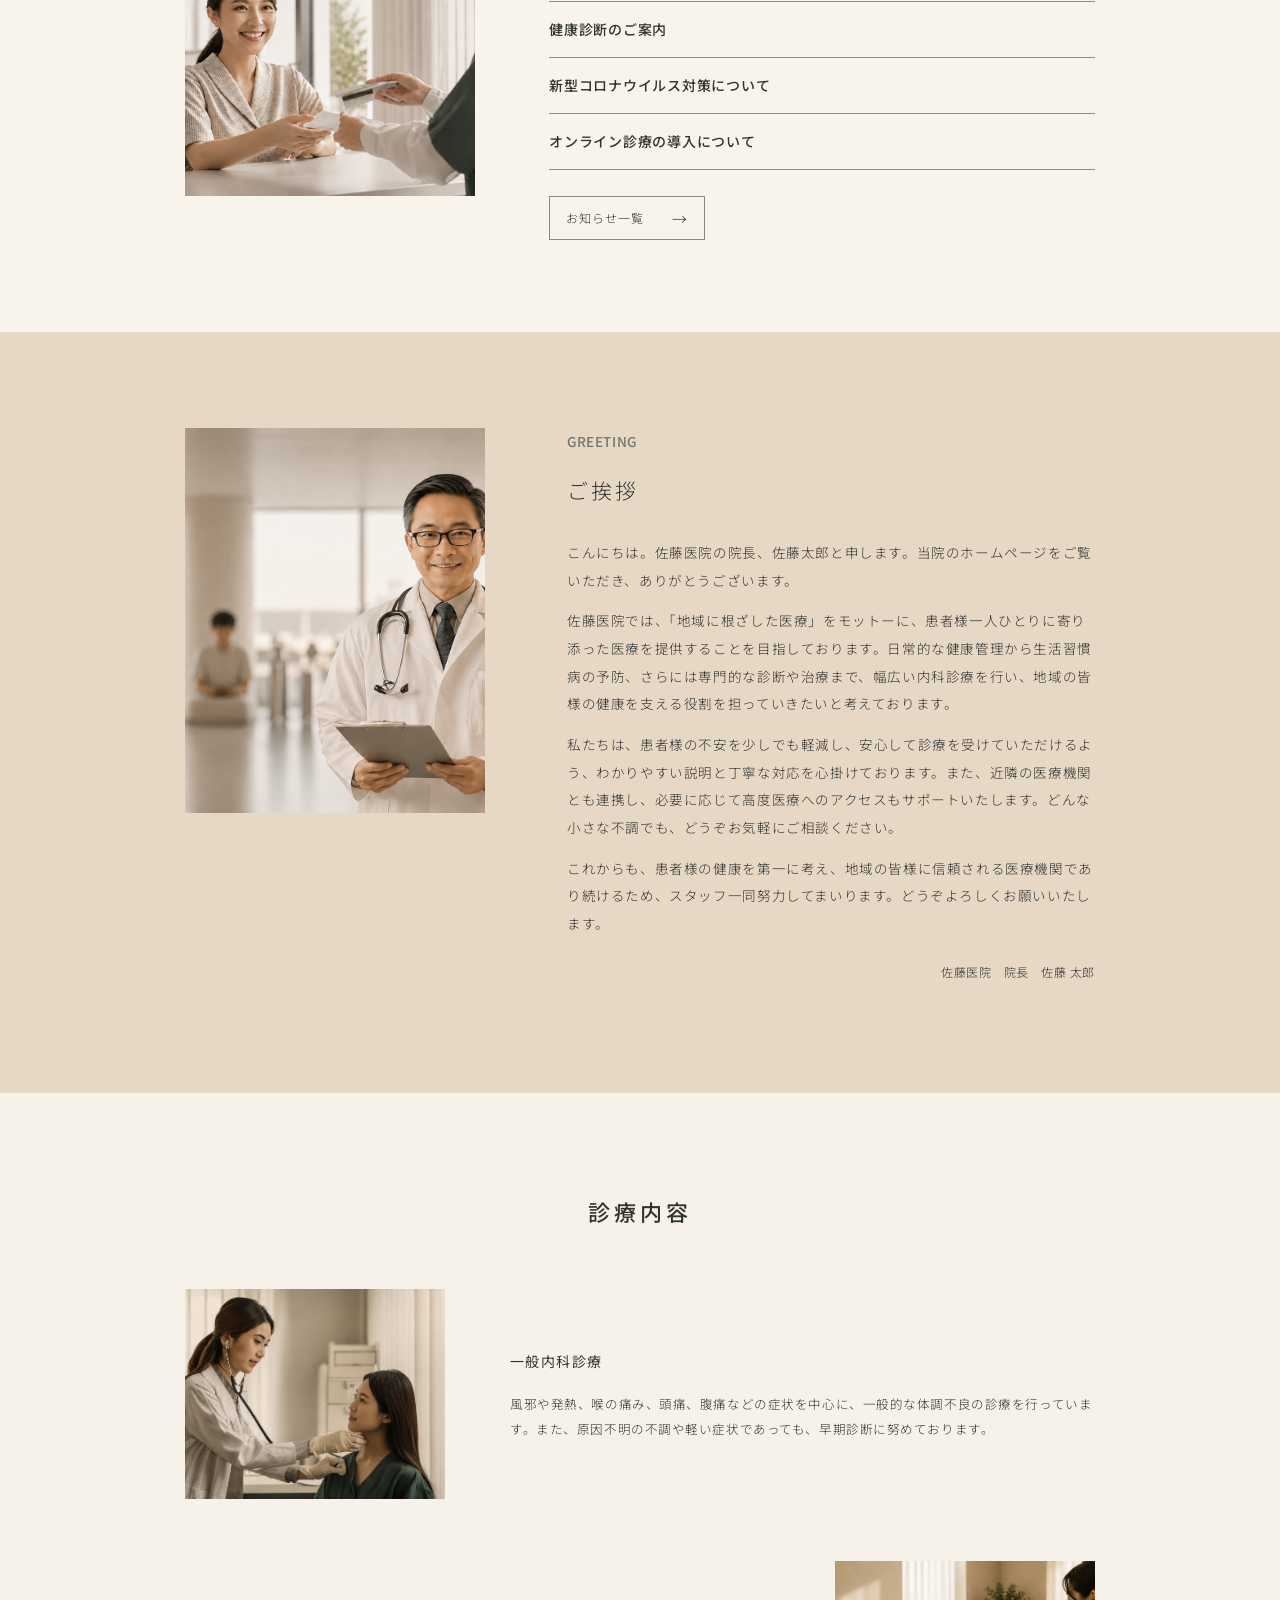
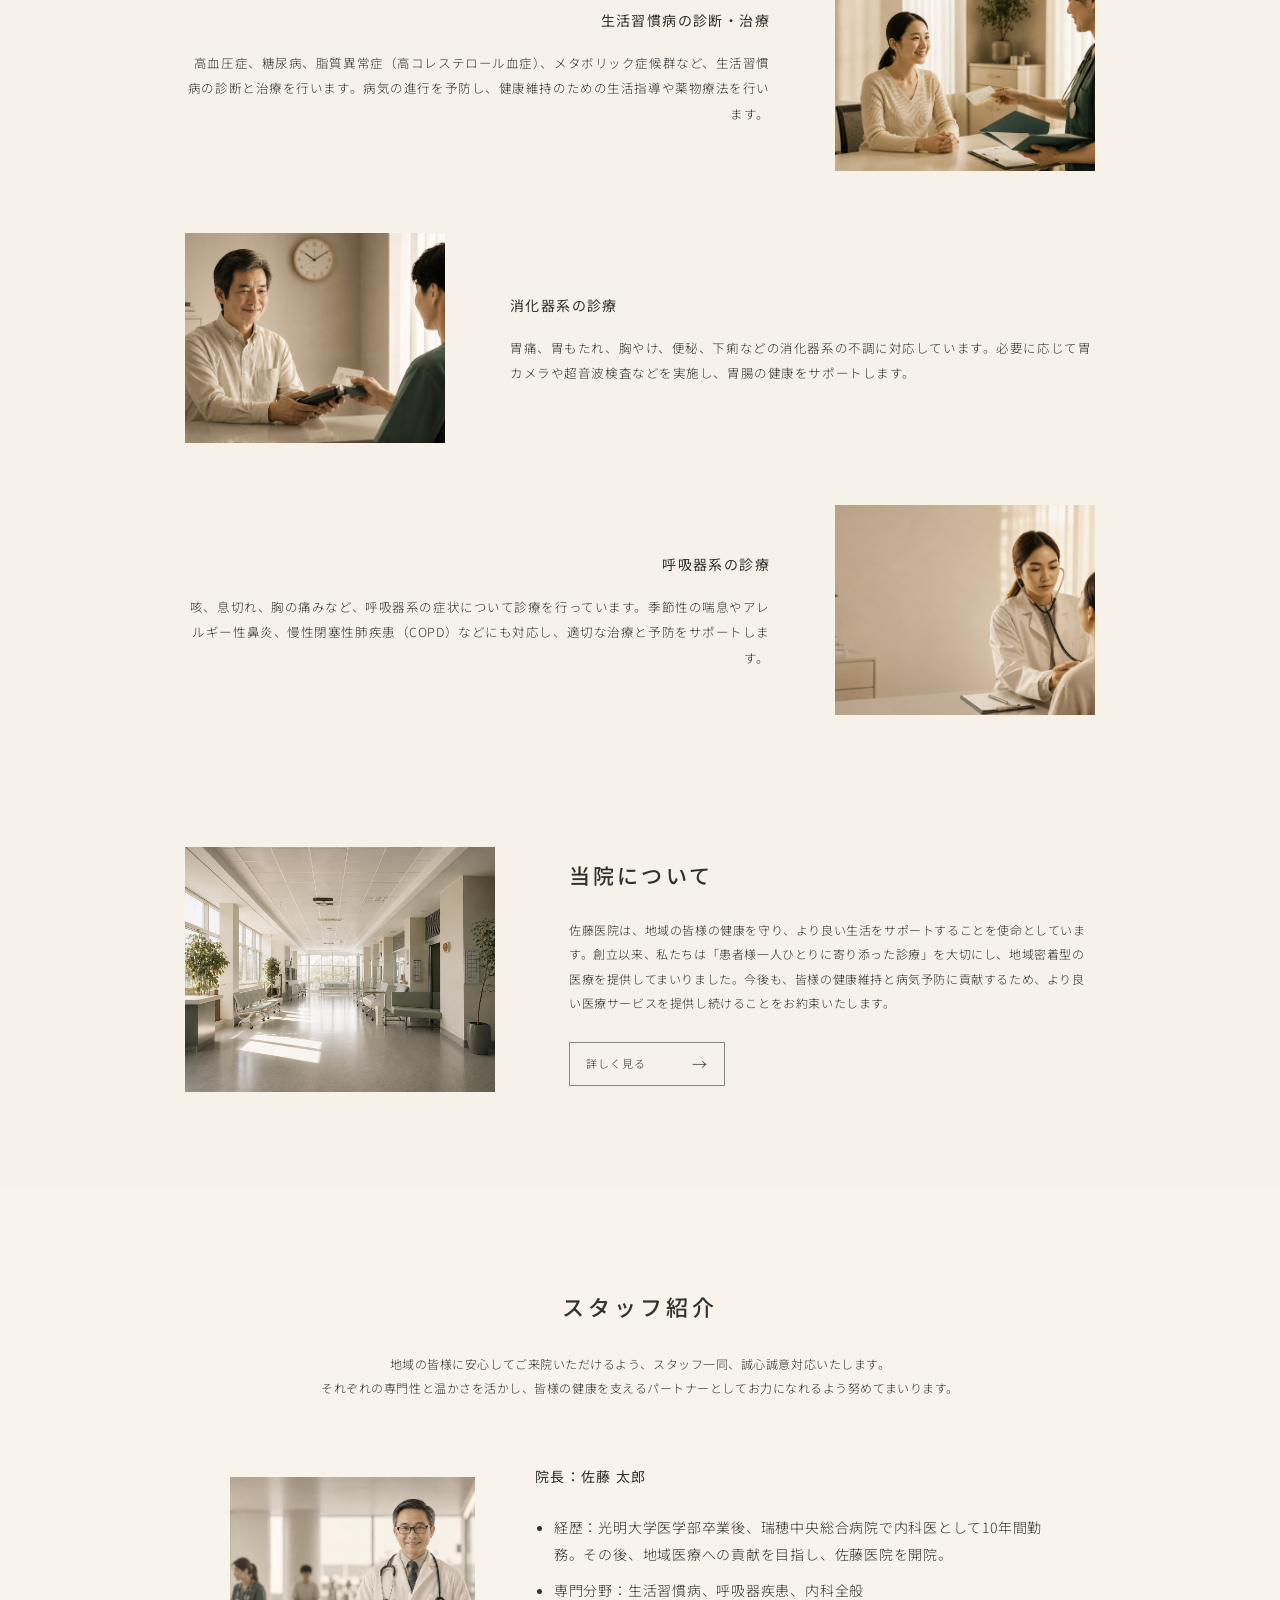
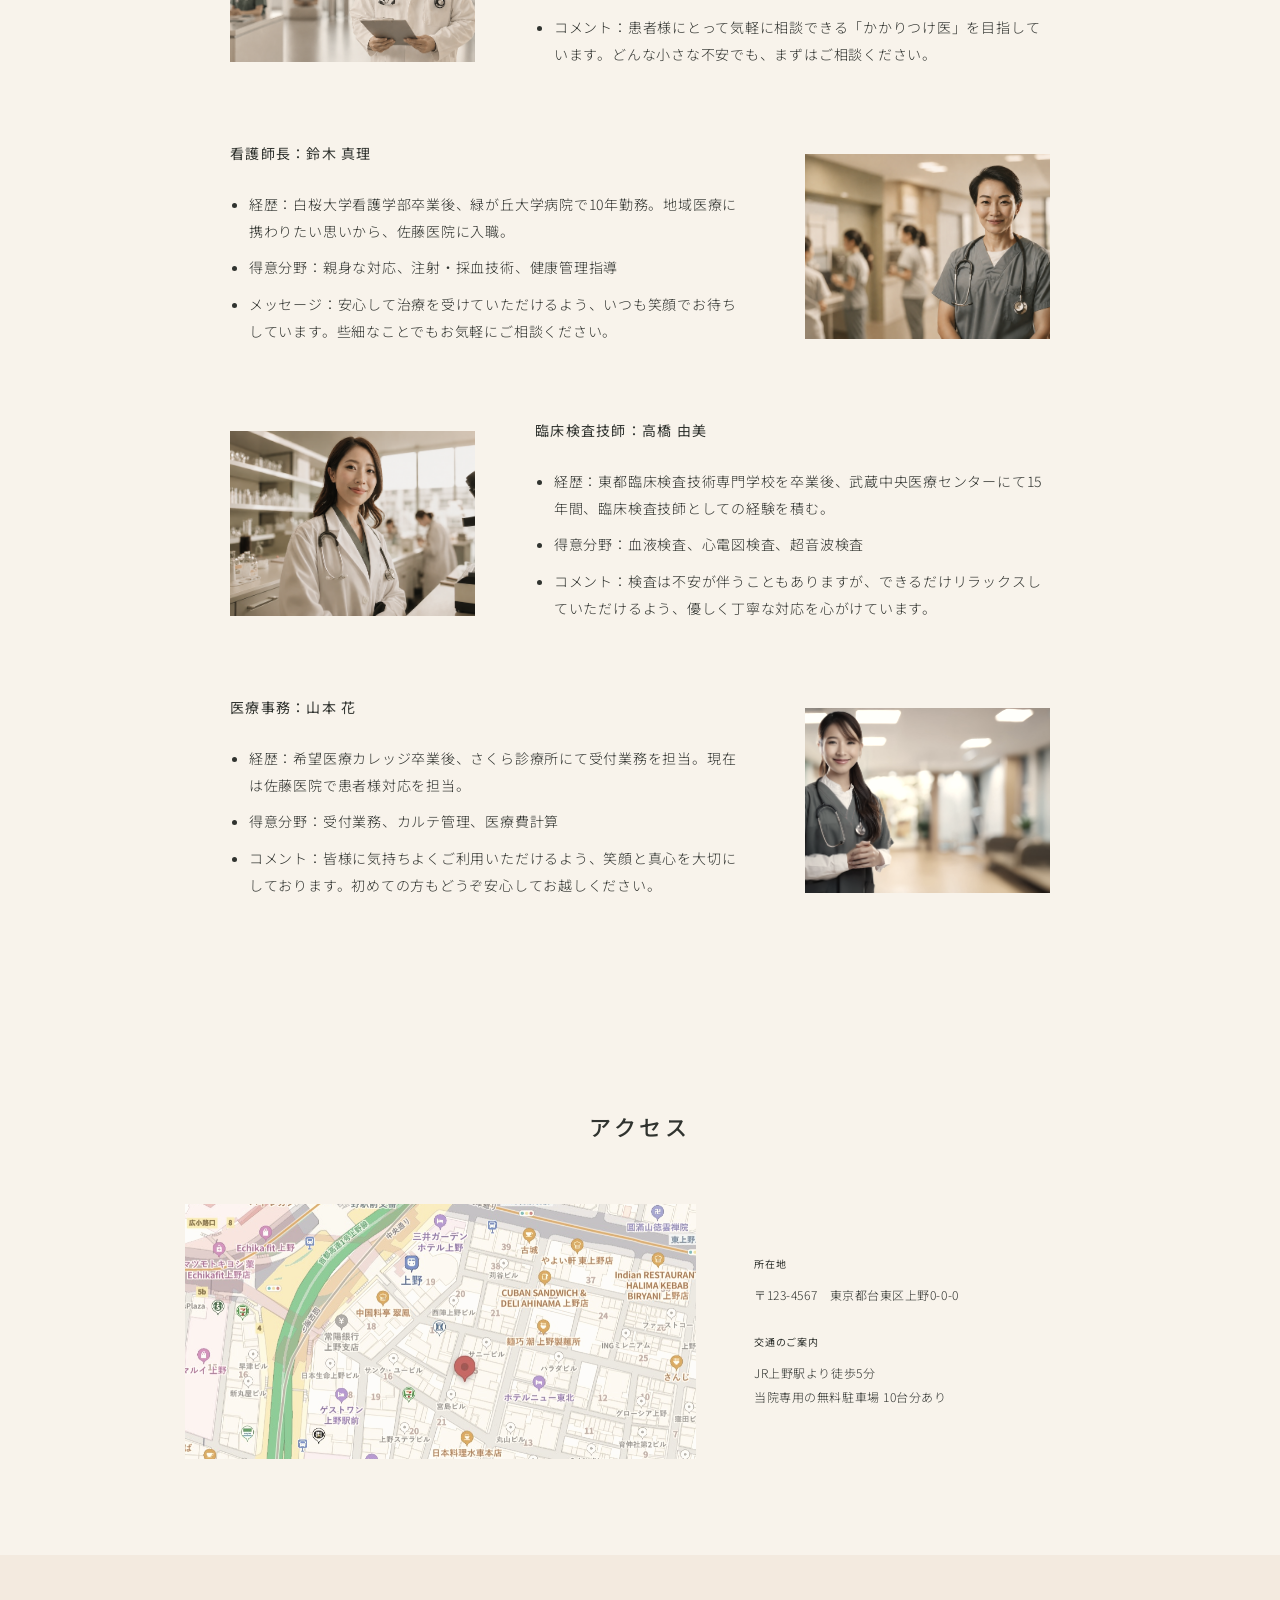
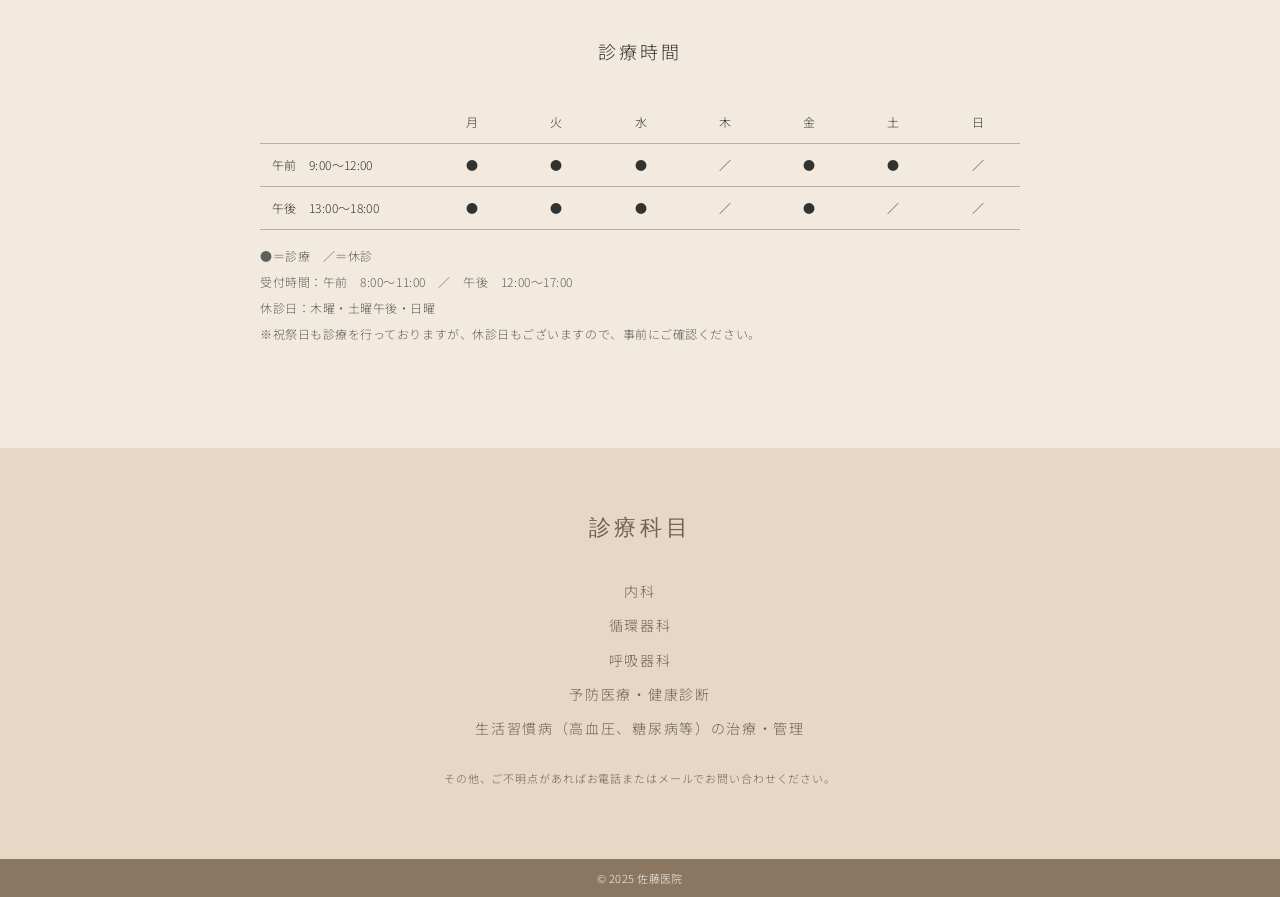
<file: sato_final/index.html>
<!doctype html>
<html lang="ja">
<head>
  <meta charset="utf-8">
  <meta name="viewport" content="width=device-width, initial-scale=1">
  <title>佐藤医院 | Sato Clinic</title>
  <link rel="preconnect" href="https://fonts.googleapis.com">
  <link rel="preconnect" href="https://fonts.gstatic.com" crossorigin>
  <link href="https://fonts.googleapis.com/css2?family=Noto+Sans+JP:wght@300;400;500&display=swap" rel="stylesheet">
  <link rel="stylesheet" href="css/style.css">
</head>
<body>
  <header class="site-header">
    <div class="header-inner">
      <a class="logo" href="#top" aria-label="佐藤医院 トップへ"><img src="assets/Logo/logo.png" alt="佐藤医院 Sato Clinic"></a>
      <nav class="global-nav" aria-label="主要ナビゲーション">
        <a href="#news">お知らせ</a><a href="#greeting">院長挨拶</a><a href="#medical">診療内容</a><a href="#about">当院について</a><a href="#staff">スタッフ紹介</a><a href="#access">アクセス</a>
      </nav>
    </div>
  </header>

  <main id="top">
    <section class="hero" aria-labelledby="hero-title">
      <div class="hero-slides" aria-hidden="true">
        <img class="hero-image hero-image-1" src="assets/Reference_Image/hero-courtyard.png" alt="">
        <img class="hero-image hero-image-2" src="assets/Reference_Image/gallery-exterior.png" alt="">
        <img class="hero-image hero-image-3" src="assets/Reference_Image/gallery-hallway.png" alt="">
      </div>
      <div class="hero-shade"></div><div class="hero-frost"></div>
      <div class="hero-copy">
        <h1 id="hero-title">地域に根ざした医療</h1>
        <p>患者様一人ひとりに寄り添い、<br>信頼できる医療を目指しています。</p>
      </div>
    </section>

    <section class="opening-block">
      <div class="narrow-container">
        <h2 class="small-section-title">診療時間</h2>
        <table class="schedule top-schedule">
          <thead><tr><th></th><th>月</th><th>火</th><th>水</th><th>木</th><th>金</th><th>土</th><th>日</th></tr></thead>
          <tbody>
            <tr><th>午前　9:00〜12:00</th><td>●</td><td>●</td><td>●</td><td>／</td><td>●</td><td>●</td><td>／</td></tr>
            <tr><th>午後　13:00〜18:00</th><td>●</td><td>●</td><td>●</td><td>／</td><td>●</td><td>／</td><td>／</td></tr>
          </tbody>
        </table>
        <div class="opening-notes">
          <p>●＝診療　／＝休診</p>
          <p>受付時間：午前　8:00〜11:00　／　午後　12:00〜17:00</p>
          <p>休診日：木曜・土曜午後・日曜</p>
          <p>※祝祭日も診療を行っておりますが、休診日もございますので、事前にご確認ください。</p>
        </div>
      </div>
    </section>

    <section class="facility-strip" aria-label="院内施設写真">
      <img src="assets/Reference_Image/gallery-exterior.png" alt="佐藤医院の外観">
      <img src="assets/Reference_Image/gallery-hallway.png" alt="自然光が入る院内">
      <img src="assets/Reference_Image/gallery-room.png" alt="診察室">
    </section>

    <section id="news" class="section news-section">
      <div class="content-container news-grid">
        <figure class="news-photo"><img src="assets/Reference_Image/news-online.png" alt="患者様と医療スタッフ"></figure>
        <div class="news-copy">
          <h2>お知らせ</h2>
          <ul class="news-list">
            <li><a href="#">インフルエンザ予防接種について</a></li>
            <li><a href="#">年末年始の休診について</a></li>
            <li><a href="#">健康診断のご案内</a></li>
            <li><a href="#">新型コロナウイルス対策について</a></li>
            <li><a href="#">オンライン診療の導入について</a></li>
          </ul>
          <a class="text-link" href="#">お知らせ一覧</a>
        </div>
      </div>
    </section>

    <section id="greeting" class="section greeting">
      <div class="content-container greeting-grid">
        <figure class="greeting-photo"><img src="assets/Reference_Image/greeting-director.png" alt="院長 佐藤太郎"></figure>
        <div class="greeting-copy">
          <p class="kicker">GREETING</p><h2>ご挨拶</h2>
          <p>こんにちは。佐藤医院の院長、佐藤太郎と申します。当院のホームページをご覧いただき、ありがとうございます。</p>
          <p>佐藤医院では、「地域に根ざした医療」をモットーに、患者様一人ひとりに寄り添った医療を提供することを目指しております。日常的な健康管理から生活習慣病の予防、さらには専門的な診断や治療まで、幅広い内科診療を行い、地域の皆様の健康を支える役割を担っていきたいと考えております。</p>
          <p>私たちは、患者様の不安を少しでも軽減し、安心して診療を受けていただけるよう、わかりやすい説明と丁寧な対応を心掛けております。また、近隣の医療機関とも連携し、必要に応じて高度医療へのアクセスもサポートいたします。どんな小さな不調でも、どうぞお気軽にご相談ください。</p>
          <p>これからも、患者様の健康を第一に考え、地域の皆様に信頼される医療機関であり続けるため、スタッフ一同努力してまいります。どうぞよろしくお願いいたします。</p>
          <p class="signature">佐藤医院　院長　佐藤 太郎</p>
        </div>
      </div>
    </section>

    <section id="medical" class="section medical-section">
      <div class="content-container">
        <h2 class="section-title">診療内容</h2>
        <div class="medical-list">
          <article class="medical-row"><figure><img src="assets/Reference_Image/care-general.png" alt="一般内科診療"></figure><div><h3>一般内科診療</h3><p>風邪や発熱、喉の痛み、頭痛、腹痛などの症状を中心に、一般的な体調不良の診療を行っています。また、原因不明の不調や軽い症状であっても、早期診断に努めております。</p></div></article>
          <article class="medical-row reverse"><figure><img src="assets/Reference_Image/staff-admin.png" alt="生活習慣病の診断・治療"></figure><div><h3>生活習慣病の診断・治療</h3><p>高血圧症、糖尿病、脂質異常症（高コレステロール血症）、メタボリック症候群など、生活習慣病の診断と治療を行います。病気の進行を予防し、健康維持のための生活指導や薬物療法を行います。</p></div></article>
          <article class="medical-row"><figure><img src="assets/Reference_Image/care-digestion.png" alt="消化器系の診療"></figure><div><h3>消化器系の診療</h3><p>胃痛、胃もたれ、胸やけ、便秘、下痢などの消化器系の不調に対応しています。必要に応じて胃カメラや超音波検査などを実施し、胃腸の健康をサポートします。</p></div></article>
          <article class="medical-row reverse"><figure><img src="assets/Reference_Image/care-lifestyle.png" alt="呼吸器系の診療"></figure><div><h3>呼吸器系の診療</h3><p>咳、息切れ、胸の痛みなど、呼吸器系の症状について診療を行っています。季節性の喘息やアレルギー性鼻炎、慢性閉塞性肺疾患（COPD）などにも対応し、適切な治療と予防をサポートします。</p></div></article>
        </div>
      </div>
    </section>

    <section id="about" class="section about-section">
      <div class="content-container about-grid">
        <figure><img src="assets/Reference_Image/gallery-hallway.png" alt="自然光が差し込む院内"></figure>
        <div><h2>当院について</h2><p>佐藤医院は、地域の皆様の健康を守り、より良い生活をサポートすることを使命としています。創立以来、私たちは「患者様一人ひとりに寄り添った診療」を大切にし、地域密着型の医療を提供してまいりました。今後も、皆様の健康維持と病気予防に貢献するため、より良い医療サービスを提供し続けることをお約束いたします。</p><a class="text-link" href="#">詳しく見る</a></div>
      </div>
    </section>

    <section id="staff" class="section staff-section">
      <div class="content-container">
        <h2 class="section-title">スタッフ紹介</h2>
        <p class="staff-intro">地域の皆様に安心してご来院いただけるよう、スタッフ一同、誠心誠意対応いたします。<br>それぞれの専門性と温かさを活かし、皆様の健康を支えるパートナーとしてお力になれるよう努めてまいります。</p>
        <div class="staff-list">
          <article class="staff-row"><figure><img src="assets/Reference_Image/greeting-director.png" alt="院長 佐藤太郎"></figure><div><h3>院長：佐藤 太郎</h3><ul class="staff-profile"><li>経歴：光明大学医学部卒業後、瑞穂中央総合病院で内科医として10年間勤務。その後、地域医療への貢献を目指し、佐藤医院を開院。</li><li>専門分野：生活習慣病、呼吸器疾患、内科全般</li><li>コメント：患者様にとって気軽に相談できる「かかりつけ医」を目指しています。どんな小さな不安でも、まずはご相談ください。</li></ul></div></article>
          <article class="staff-row reverse"><figure><img src="assets/Reference_Image/staff-chief.png" alt="看護師長 鈴木真理"></figure><div><h3>看護師長：鈴木 真理</h3><ul class="staff-profile"><li>経歴：白桜大学看護学部卒業後、緑が丘大学病院で10年勤務。地域医療に携わりたい思いから、佐藤医院に入職。</li><li>得意分野：親身な対応、注射・採血技術、健康管理指導</li><li>メッセージ：安心して治療を受けていただけるよう、いつも笑顔でお待ちしています。些細なことでもお気軽にご相談ください。</li></ul></div></article>
          <article class="staff-row"><figure><img src="assets/Reference_Image/care-respiratory.png" alt="臨床検査技師 高橋由美"></figure><div><h3>臨床検査技師：高橋 由美</h3><ul class="staff-profile"><li>経歴：東都臨床検査技術専門学校を卒業後、武蔵中央医療センターにて15年間、臨床検査技師としての経験を積む。</li><li>得意分野：血液検査、心電図検査、超音波検査</li><li>コメント：検査は不安が伴うこともありますが、できるだけリラックスしていただけるよう、優しく丁寧な対応を心がけています。</li></ul></div></article>
          <article class="staff-row reverse"><figure><img src="assets/Doctor_Image/yamamoto_hana.jpg" alt="医療事務 山本花"></figure><div><h3>医療事務：山本 花</h3><ul class="staff-profile"><li>経歴：希望医療カレッジ卒業後、さくら診療所にて受付業務を担当。現在は佐藤医院で患者様対応を担当。</li><li>得意分野：受付業務、カルテ管理、医療費計算</li><li>コメント：皆様に気持ちよくご利用いただけるよう、笑顔と真心を大切にしております。初めての方もどうぞ安心してお越しください。</li></ul></div></article>
        </div>
      </div>
    </section>

    <section id="access" class="section access-section">
      <div class="content-container"><h2 class="section-title">アクセス</h2><div class="access-grid"><figure class="map"><img src="assets/map.jpg" alt="佐藤医院周辺地図"></figure><div><h3>所在地</h3><p>〒123-4567　東京都台東区上野0-0-0</p><h3>交通のご案内</h3><p>JR上野駅より徒歩5分<br>当院専用の無料駐車場 10台分あり</p></div></div></div>
    </section>

    <section class="section bottom-hours">
      <div class="narrow-container"><h2 class="small-section-title">診療時間</h2><table class="schedule"><thead><tr><th></th><th>月</th><th>火</th><th>水</th><th>木</th><th>金</th><th>土</th><th>日</th></tr></thead><tbody><tr><th>午前　9:00〜12:00</th><td>●</td><td>●</td><td>●</td><td>／</td><td>●</td><td>●</td><td>／</td></tr><tr><th>午後　13:00〜18:00</th><td>●</td><td>●</td><td>●</td><td>／</td><td>●</td><td>／</td><td>／</td></tr></tbody></table><div class="opening-notes"><p>●＝診療　／＝休診</p><p>受付時間：午前　8:00〜11:00　／　午後　12:00〜17:00</p><p>休診日：木曜・土曜午後・日曜</p><p>※祝祭日も診療を行っておりますが、休診日もございますので、事前にご確認ください。</p></div></div>
    </section>
  </main>

  <footer class="site-footer">
    <div class="footer-main">
      <h2>診療科目</h2>
      <p class="department-list">内科<br>循環器科<br>呼吸器科<br>予防医療・健康診断<br>生活習慣病（高血圧、糖尿病等）の治療・管理</p>
      <p class="footer-contact">その他、ご不明点があればお電話またはメールでお問い合わせください。</p>
    </div>
    <div class="footer-band">© 2025 佐藤医院</div>
  </footer>
</body>
</html>
</file>
<file: css/style.css>
:root {
  --ink: #31483f;
  --sub: #425852;
  --muted: #5b6f68;
  --paper: #FFFFFF;
  --paper-alt: #FFFFFF;
  --accent: #647d73;
  --accent-deep: #31483f;
  --line: rgba(197, 206, 199, 0.92);
  --header-tint: rgba(49, 72, 63, 0.14);
}

* {
  box-sizing: border-box;
}

html {
  scroll-behavior: smooth;
}

body {
  margin: 0;
  overflow-x: hidden;
  background: #FFFFFF;
  color: var(--ink);
  font-family: "Yu Gothic", "YuGothic", "Hiragino Kaku Gothic ProN", "Noto Sans JP", sans-serif;
  font-size: 16px;
  font-weight: 400;
  line-height: 1.9;
  letter-spacing: 0.03em;
}

img,
iframe {
  display: block;
  width: 100%;
}

figure {
  margin: 0;
}

a {
  color: inherit;
  text-decoration: none;
}

.site-header {
  position: absolute;
  z-index: 20;
  inset: 0 0 auto;
  height: 84px;
  background: var(--header-tint);
  backdrop-filter: blur(8px);
  -webkit-backdrop-filter: blur(8px);
  border-bottom: 1px solid rgba(255, 255, 255, 0.24);
}

.header-inner,
.content-container,
.narrow-container {
  width: min(100% - 80px, 1120px);
  margin: 0 auto;
}

.narrow-container {
  max-width: 820px;
}

.header-inner {
  height: 100%;
  display: flex;
  align-items: center;
  justify-content: space-between;
  gap: 24px;
}

.logo {
  width: 112px;
  flex: 0 0 auto;
}

.logo img {
  filter: saturate(0.8) brightness(1.01) hue-rotate(-5deg);
}

.global-nav {
  display: flex;
  flex-wrap: wrap;
  justify-content: flex-end;
  gap: 14px 28px;
  color: rgba(255, 255, 255, 0.96);
  font-size: 13px;
  font-weight: 500;
  letter-spacing: 0.08em;
}

.global-nav a {
  transition: opacity 0.2s ease;
}

.global-nav a:hover {
  opacity: 0.72;
}

.hero {
  position: relative;
  min-height: 650px;
  overflow: hidden;
  background: #e8ece6;
}

.hero-slides {
  position: absolute;
  inset: 0;
  overflow: hidden;
  background: #e4e8e2;
}

.hero-slides .hero-image {
  position: absolute;
  inset: -2%;
  width: 104%;
  height: 104%;
  object-fit: cover;
  opacity: 0;
  transform: scale(1.015);
  will-change: opacity, transform;
  animation: heroCrossfade 24s infinite ease-in-out;
}

.hero-slides .hero-image-1 {
  object-position: center center;
  animation-delay: 0s;
}

.hero-slides .hero-image-2 {
  object-position: center 58%;
  animation-delay: 8s;
}

.hero-slides .hero-image-3 {
  object-position: center 54%;
  animation-delay: 16s;
}

.hero-shade {
  position: absolute;
  inset: 0;
  background: linear-gradient(to bottom, rgba(47, 74, 75, 0.12), transparent 33%);
}

.hero-frost {
  position: absolute;
  inset: 0;
  background: linear-gradient(to bottom, transparent 54%, rgba(246, 248, 247, 0.08) 67%, rgba(246, 248, 247, 0.8) 83%, var(--paper) 100%);
}

.hero-copy {
  position: absolute;
  z-index: 2;
  left: max(7vw, calc(50% - 535px));
  bottom: 28px;
  max-width: 560px;
  color: var(--ink);
  animation: heroCopyReveal 1.6s cubic-bezier(0.22, 0.61, 0.36, 1) 0.35s both;
}

.hero h1 {
  margin: 0;
  font-family: "Yu Mincho", YuMincho, "Hiragino Mincho ProN", "Hiragino Mincho Pro", serif;
  font-size: 31px;
  font-weight: 400;
  line-height: 1.35;
  letter-spacing: 0.12em;
}

.hero h1::after {
  content: "";
  display: block;
  width: 36px;
  height: 1px;
  margin: 18px 0 20px;
  background: rgba(47, 74, 73, 0.42);
}

.section {
  padding: 96px 40px;
}

.section-title,
.small-section-title,
.news-copy h2,
.greeting-copy h2,
.about-grid h2 {
  margin: 0 0 36px;
  color: var(--ink);
  font-weight: 500;
  line-height: 1.4;
  letter-spacing: 0.12em;
}

.section-title {
  font-size: 30px;
  margin-bottom: 48px;
  text-align: center;
}

.small-section-title {
  font-size: 28px;
  margin-bottom: 40px;
  text-align: center;
}

.opening-block,
.medical-section,
.about-section {
  background: #FFFFFF;
}

.greeting,
.site-footer {
  background: var(--paper-alt);
}

.news-section {
  background: rgba(28, 55, 49, 0.045);
  border-top: 1px solid rgba(35, 65, 60, 0.18);
  border-bottom: 1px solid rgba(35, 65, 60, 0.18);
}

.staff-section {
  background: #FFFFFF;
}

.news-section,
.news-section .news-copy h2,
.news-section .news-list a,
.news-section .text-link {
  color: #29443F;
}

.access-section {
  background: #FFFFFF;
}

.facility-strip {
  width: min(100% - 80px, 1160px);
  margin: 96px auto 104px;
  display: grid;
  grid-template-columns: repeat(3, minmax(0, 1fr));
  gap: 56px;
  align-items: start;
  background: transparent;
  border: none;
  box-shadow: none;
}

.facility-strip img {
  height: 344px;
  padding: 18px;
  border: none;
  background: transparent;
  box-shadow: none;
  object-fit: cover;
}

.opening-block {
  padding: 62px 0 44px;
}

.schedule {
  width: 100%;
  border-collapse: collapse;
  table-layout: fixed;
  font-size: 14px;
  line-height: 1.55;
}

.schedule th,
.schedule td {
  padding: 12px 8px;
  border-bottom: 1px solid var(--line);
  text-align: center;
  font-weight: 400;
  font-size: 14px;
}

.schedule thead th {
  color: var(--sub);
  font-weight: 500;
}

.schedule-col-time {
  width: 26%;
}

.schedule-col-day {
  width: calc(74% / 7);
}

.schedule-time {
  color: var(--ink);
  text-align: left;
  vertical-align: middle;
  font-size: 13px;
  line-height: 1.5;
  padding-right: 16px;
}

.schedule-period,
.schedule-hours {
  display: block;
  letter-spacing: 0;
  white-space: nowrap;
}

.schedule-period {
  font-weight: 500;
  font-size: 13px;
}

.schedule-hours {
  margin-top: 4px;
  font-size: 13px;
}

.opening-notes,
.kicker,
.greeting-copy .signature,
.medical-row p,
.about-grid p,
.staff-intro,
.staff-profile li,
.access-grid p,
.footer-main .department-list,
.footer-main .footer-contact,
.footer-band {
  font-size: 13px;
}

.opening-notes,
.greeting-copy p,
.medical-row p,
.about-grid p,
.staff-intro,
.staff-profile li,
.access-grid p,
.footer-main .department-list,
.footer-main .footer-contact {
  color: var(--muted);
}

.opening-notes {
  margin-top: 14px;
  line-height: 1.85;
  letter-spacing: 0.03em;
}

.opening-notes p {
  margin: 4px 0;
}

.news-grid,
.greeting-grid,
.about-grid,
.access-grid {
  display: grid;
  gap: 64px;
  align-items: center;
}

.news-grid {
  grid-template-columns: minmax(260px, 320px) 1fr;
}

.greeting-grid {
  grid-template-columns: minmax(280px, 320px) 1fr;
  align-items: start;
}

.about-grid {
  grid-template-columns: minmax(280px, 330px) 1fr;
}

.access-grid {
  grid-template-columns: minmax(0, 1.18fr) minmax(280px, 0.82fr);
}

.news-photo,
.greeting-photo,
.about-grid figure,
.medical-row figure,
.staff-row figure,
.map {
  overflow: hidden;
}

.news-photo {
  height: 360px;
}

.greeting-photo {
  height: 400px;
}

.about-grid figure {
  height: 260px;
}

.medical-row figure {
  height: 220px;
}

.staff-row figure {
  height: 195px;
}

.news-photo img,
.greeting-photo img,
.about-grid img,
.medical-row img,
.staff-row img {
  height: 100%;
  object-fit: cover;
  filter: saturate(0.86) contrast(0.96) brightness(1.03);
}

.news-photo img,
.medical-row img,
.staff-row:nth-child(2) img,
.staff-row:nth-child(4) img {
  object-position: center center;
}

.greeting-photo img {
  object-position: 54% center;
}

.staff-row:nth-child(3) img {
  object-position: center 38%;
}

.staff-photo--yamamoto {
  filter: saturate(0.78) brightness(0.94) hue-rotate(4deg);
}

.news-list {
  list-style: none;
  margin: 0;
  padding: 0;
}

.news-list li {
  border-bottom: 1px solid rgba(197, 206, 199, 0.92);
}

.news-list a {
  display: block;
  padding: 20px 0;
  font-size: 17px;
  font-weight: 500;
  line-height: 1.6;
  letter-spacing: 0.04em;
  color: var(--sub);
  transition: color 0.2s ease;
}

.news-list a:hover {
  color: var(--ink);
}

.text-link {
  display: inline-flex;
  align-items: center;
  justify-content: space-between;
  min-width: 168px;
  min-height: 46px;
  margin-top: 28px;
  padding: 10px 18px;
  border: 1px solid #4b6257;
  background: rgba(242, 244, 239, 0.86);
  color: var(--accent-deep);
  font-size: 14px;
  font-weight: 500;
  line-height: 1.4;
  letter-spacing: 0.08em;
  transition: background-color 0.2s ease, color 0.2s ease, border-color 0.2s ease;
}

.text-link:hover {
  background: var(--accent-deep);
  border-color: var(--accent-deep);
  color: #f4f5f1;
}

.text-link::after {
  content: "→";
  margin-left: 22px;
  font-size: 15px;
  line-height: 1;
}

.section-link {
  margin-inline: auto;
}

.greeting-copy h2 {
  font-weight: 500;
  margin-bottom: 26px;
}

.kicker {
  margin: 0 0 10px;
  color: var(--accent-deep);
  font-weight: 500;
  letter-spacing: 0.24em;
}

.greeting-copy p {
  margin: 0 0 22px;
  color: #3f514c;
  font-size: 16px;
  font-weight: 400;
  line-height: 1.9;
  letter-spacing: 0.03em;
}

.greeting-copy .signature {
  margin-top: 22px;
  color: var(--ink);
  text-align: right;
}

.medical-list,
.staff-list {
  display: flex;
  flex-direction: column;
  gap: 62px;
}

.medical-row,
.staff-row {
  display: grid;
  gap: 52px;
  align-items: center;
}

.medical-row {
  grid-template-columns: minmax(240px, 270px) 1fr;
}

.medical-row.reverse {
  grid-template-columns: 1fr minmax(240px, 270px);
}

.staff-list {
  width: min(100%, 880px);
  margin: 0 auto;
  gap: 104px;
}

.staff-row {
  grid-template-columns: minmax(220px, 250px) 1fr;
  gap: 60px;
}

.staff-row.reverse {
  grid-template-columns: 1fr minmax(220px, 250px);
}

.medical-row.reverse figure,
.staff-row.reverse figure {
  order: 2;
}

.medical-row.reverse div,
.staff-row.reverse div {
  order: 1;
  text-align: left;
}

.medical-row h3,
.staff-row h3 {
  margin: 0 0 28px;
  color: #2f4a43;
  font-size: 23px;
  font-weight: 500;
  line-height: 1.5;
  letter-spacing: 0.06em;
}

.medical-row p,
.about-grid p {
  margin: 0;
  font-size: 16px;
  line-height: 1.9;
  letter-spacing: 0.03em;
}

.staff-section {
  padding-top: 96px;
}

.staff-intro {
  width: min(100%, 760px);
  margin: -24px auto 62px;
  color: var(--muted);
  text-align: center;
  font-size: 16px;
  line-height: 1.9;
  letter-spacing: 0.03em;
}

.staff-profile {
  max-width: 36em;
  margin: 28px 0 0;
  padding-left: 1.75em;
}

.staff-profile li {
  margin-bottom: 26px;
  font-size: 17px;
  font-weight: 400;
  line-height: 2.02;
  letter-spacing: 0.028em;
  color: #374e48;
}

.staff-profile li::marker {
  color: #66756e;
  font-size: .8em;
}

.profile-label {
  color: #2f4a43;
  font-weight: 500;
  margin-right: 0.25em;
}

.map {
  position: relative;
  height: 320px;
  margin: 6px 0;
  border: 1px solid #d2d8d3;
  background: #eef1ed;
}

.map iframe {
  height: 100%;
  border: 0;
  filter: saturate(0.72) contrast(0.94) brightness(1.01);
}

.map::after {
  content: "";
  position: absolute;
  inset: 0;
  background: rgba(245, 243, 239, 0.22);
  pointer-events: none;
}

.access-grid h3 {
  margin: 0 0 10px;
  color: #31483f;
  font-size: 18px;
  font-weight: 500;
  letter-spacing: 0.08em;
}

.access-grid h3:not(:first-child) {
  margin-top: 28px;
}

.access-grid p {
  margin: 0;
  font-size: 16px;
  line-height: 1.85;
  letter-spacing: 0.03em;
  color: #4a5e59;
}

.site-footer {
  text-align: center;
  background: linear-gradient(180deg, #e5ebe4 0%, #dfe5de 100%);
}

.footer-main {
  width: min(100% - 80px, 760px);
  margin: 0 auto;
  padding: 66px 0 58px;
}

.footer-main h2 {
  margin: 0 0 24px;
  color: var(--accent-deep);
  font-size: 26px;
  font-weight: 500;
  letter-spacing: 0.13em;
}

.footer-main .department-list,
.footer-main .footer-contact {
  margin: 0;
  color: #425852;
  font-size: 16px;
  line-height: 2;
}

.footer-main .footer-contact {
  margin-top: 22px;
  overflow-wrap: anywhere;
  word-break: break-word;
}

.footer-main .footer-contact a {
  display: inline-block;
  font-weight: 500;
}

.footer-band {
  display: flex;
  align-items: center;
  justify-content: center;
  min-height: 48px;
  padding: 12px 20px;
  background: linear-gradient(135deg, #364d44 0%, #31483f 58%, #2d433b 100%);
  color: #f4f5f1;
  font-size: 14px;
  font-weight: 500;
  letter-spacing: 0.04em;
}

@keyframes heroCrossfade {
  0% {
    opacity: 0;
    transform: scale(1.015);
  }

  5% {
    opacity: 1;
  }

  28% {
    opacity: 1;
    transform: scale(1.055);
  }

  38% {
    opacity: 0;
    transform: scale(1.07);
  }

  100% {
    opacity: 0;
    transform: scale(1.07);
  }
}

@keyframes heroCopyReveal {
  from {
    opacity: 0;
    transform: translateY(18px);
  }

  to {
    opacity: 1;
    transform: translateY(0);
  }
}

@media (prefers-reduced-motion: reduce) {

  .hero-slides .hero-image,
  .hero-copy {
    animation: none;
  }

  .hero-slides .hero-image {
    opacity: 0;
    transform: none;
  }

  .hero-slides .hero-image-1 {
    opacity: 1;
  }
}

@media (max-width: 820px) {

  html,
  body {
    overflow-x: clip;
  }

  .site-header {
    height: auto;
  }

  .header-inner,
  .content-container,
  .narrow-container,
  .footer-main {
    width: min(100% - 32px, 100%);
  }

  .header-inner {
    padding: 14px 0 16px;
    flex-direction: column;
    align-items: flex-start;
    gap: 10px;
  }

  .logo {
    width: 96px;
  }

  .global-nav {
    width: 100%;
    justify-content: flex-start;
    gap: 10px 18px;
    font-size: 12px;
  }

  .hero {
    min-height: 560px;
  }

  .hero-copy {
    left: 16px;
    right: 16px;
    bottom: 30px;
    max-width: none;
  }

  .hero h1 {
    font-size: 24px;
    line-height: 1.4;
    white-space: normal;
  }

  .facility-strip {
    width: min(100% - 32px, 640px);
    margin: 40px auto 56px;
    grid-template-columns: 1fr;
    gap: 28px;
  }

  .facility-strip img {
    height: auto;
    aspect-ratio: 1.38 / 1;
    padding: 12px;
  }

  .section {
    padding: 72px 16px;
  }

  .opening-block {
    padding: 42px 0 34px;
  }

  .news-grid,
  .greeting-grid,
  .about-grid,
  .access-grid,
  .medical-row,
  .medical-row.reverse,
  .staff-row,
  .staff-row.reverse {
    grid-template-columns: 1fr;
    gap: 28px;
  }

  .medical-row.reverse figure,
  .medical-row.reverse div,
  .staff-row.reverse figure,
  .staff-row.reverse div {
    order: initial;
    text-align: left;
  }

  .news-photo,
  .greeting-photo,
  .about-grid figure,
  .medical-row figure,
  .staff-row figure,
  .map {
    height: auto;
    min-height: 0;
    aspect-ratio: 1.4 / 1;
  }

  .schedule th,
  .schedule td {
    box-sizing: border-box;
    min-width: 0;
    padding: 10px 2px;
    font-size: 12px;
    line-height: 1.45;
    word-break: keep-all;
  }

  .schedule-col-time {
    width: 31%;
  }

  .schedule-col-day {
    width: calc(69% / 7);
  }

  .schedule-time {
    padding-right: 10px;
    border-right: 1px solid #cbd5d0;
    font-size: 12px;
    line-height: 1.5;
    letter-spacing: 0;
    text-align: left;
    white-space: nowrap;
  }

  .schedule-period {
    font-size: 12px;
  }

  .schedule-hours {
    margin-top: 2px;
    font-size: 11px;
    line-height: 1.4;
    letter-spacing: 0;
    white-space: nowrap;
  }

  .opening-notes,
  .kicker,
  .greeting-copy .signature,
  .staff-profile li,
  .footer-band {
    font-size: 13px;
  }

  .greeting-copy p,
  .medical-row p,
  .about-grid p,
  .staff-intro,
  .access-grid p,
  .footer-main .department-list,
  .footer-main .footer-contact,
  .news-list a {
    font-size: 16px;
  }

  .medical-row h3,
  .staff-row h3 {
    font-size: 20px;
  }

  .staff-list {
    gap: 80px;
  }

  .staff-row {
    gap: 36px;
  }

  .section-title {
    font-size: 26px;
    margin-bottom: 40px;
  }

  .small-section-title,
  .news-copy h2,
  .greeting-copy h2,
  .about-grid h2 {
    font-size: 24px;
    margin-bottom: 32px;
  }

  .text-link {
    width: 100%;
    max-width: 240px;
    justify-content: center;
    gap: 16px;
  }

  .section-link {
    max-width: 280px;
  }

  .staff-intro {
    margin-top: -12px;
    text-align: left;
  }

  .staff-profile {
    max-width: none;
    margin-top: 24px;
    padding-left: 1.55em;
  }

  .staff-profile li {
    margin-bottom: 24px;
    font-size: 16px;
    line-height: 1.95;
    letter-spacing: 0.025em;
  }

  .map {
    aspect-ratio: auto;
    height: 280px;
  }

  .footer-main {
    padding: 52px 0 50px;
  }

  .footer-main h2 {
    font-size: 22px;
    letter-spacing: 0.1em;
  }

  .footer-main .department-list,
  .footer-main .footer-contact {
    text-align: left;
  }

  .footer-band {
    padding: 12px 16px;
  }

  .greeting-title {
    font-size: 32px;
    font-weight: 500;
    margin-bottom: 32px;
  }

  @media (max-width: 820px) {
    .greeting-title {
      font-size: 24px;
      margin-bottom: 24px;
    }
  }
}
</file>
<file: sato_final/css/style.css>
:root{--ink:#30332f;--sub:#73756e;--paper:#fbfaf6;--cream:#f2eee6;--line:rgba(48,51,47,.32);--sage:#6f806f;--deep-green:rgba(48,67,52,.58)}
*{box-sizing:border-box}html{scroll-behavior:smooth}body{margin:0;background:var(--paper);color:var(--ink);font-family:"Noto Sans JP","Yu Gothic",YuGothic,sans-serif;font-size:14px;font-weight:300;line-height:2;letter-spacing:.055em}img{display:block;width:100%}figure{margin:0}a{color:inherit;text-decoration:none}
.site-header{position:absolute;z-index:20;inset:0 0 auto;height:78px;background:var(--deep-green);backdrop-filter:blur(7px);-webkit-backdrop-filter:blur(7px);border-bottom:1px solid rgba(255,255,255,.12)}
.header-inner{width:min(1180px,calc(100% - 96px));height:100%;margin:auto;display:flex;align-items:center;justify-content:space-between}.logo{width:112px}.logo img{filter:saturate(.55) brightness(1.06)}.global-nav{display:flex;gap:34px;color:rgba(255,255,255,.9);font-size:11px;letter-spacing:.09em}.global-nav a{transition:opacity .2s}.global-nav a:hover{opacity:.65}
.hero{position:relative;height:610px;overflow:hidden;background:#e7e6df}.hero-image{height:100%;object-fit:cover;object-position:center 49%;filter:saturate(.80) contrast(.91) brightness(1.06) sepia(.06)}.hero-shade{position:absolute;inset:0;background:linear-gradient(to bottom,rgba(31,49,35,.14),transparent 30%)}.hero-frost{position:absolute;inset:0;background:linear-gradient(to bottom,transparent 47%,rgba(251,250,246,.08) 57%,rgba(251,250,246,.74) 77%,var(--paper) 100%)}.hero-copy{position:absolute;left:calc(50% - 500px);bottom:58px}.hero h1{margin:0 0 12px;font-family:"Yu Mincho",YuMincho,"Hiragino Mincho ProN",serif;font-size:35px;font-weight:400;line-height:1.25;letter-spacing:.115em;white-space:nowrap}.hero-copy p{margin:0;font-size:11px;line-height:2.05;letter-spacing:.08em}
.section{padding:96px 40px}.content-container{width:min(910px,100%);margin:auto}.narrow-container{width:min(760px,calc(100% - 80px));margin:auto}.section-title,.small-section-title{margin:0;text-align:center;font-weight:300;letter-spacing:.18em}.section-title{font-size:22px;margin-bottom:56px}.small-section-title{font-size:18px;margin-bottom:32px}
.opening-block{padding:58px 0 42px;background:var(--paper)}.schedule{width:100%;border-collapse:collapse;font-size:10px;letter-spacing:.03em}.schedule th,.schedule td{padding:9px 12px;border-bottom:1px solid var(--line);text-align:center;font-weight:300}.schedule tbody th{text-align:left;width:170px}.opening-notes{margin-top:14px;font-size:8px;line-height:1.7;color:#5e605a}.opening-notes p{margin:2px 0}
.facility-strip{display:grid;grid-template-columns:repeat(3,1fr);gap:4px;width:100%;height:195px;overflow:hidden}.facility-strip img{height:100%;object-fit:cover;filter:saturate(.76) contrast(.90) brightness(1.07) sepia(.10)}
.news-section{padding-top:84px;padding-bottom:92px}.news-grid{display:grid;grid-template-columns:290px 1fr;gap:74px;align-items:center}.news-photo{height:335px;overflow:hidden}.news-photo img{height:100%;object-fit:cover;object-position:center;filter:saturate(.76) contrast(.90) brightness(1.06) sepia(.10)}.news-copy h2,.greeting-copy h2,.about-grid h2{margin:0 0 30px;font-size:21px;font-weight:300;letter-spacing:.15em}.news-list{list-style:none;margin:0;padding:0}.news-list li{border-bottom:1px solid rgba(48,51,47,.52)}.news-list a{display:block;padding:13px 0;font-size:10px}.text-link{display:inline-block;margin-top:24px;padding-right:28px;border-right:1px solid #5e605a;font-size:9px;letter-spacing:.1em}
.greeting{background:var(--cream)}.greeting-grid{display:grid;grid-template-columns:300px 1fr;gap:82px;align-items:start}.greeting-photo{height:385px;overflow:hidden}.greeting-photo img{height:100%;object-fit:cover;object-position:54% center;filter:saturate(.76) contrast(.90) brightness(1.06) sepia(.10)}.kicker{margin:0 0 10px;color:var(--sub);font-size:8px;font-weight:500;letter-spacing:.28em}.greeting-copy h2{margin-bottom:28px}.greeting-copy p{margin:0 0 13px;font-size:9.5px;line-height:2.05}.greeting-copy .signature{text-align:right;margin-top:22px;font-size:8.5px}
.medical-section{background:var(--paper)}.medical-list{display:flex;flex-direction:column;gap:62px}.medical-row{display:grid;grid-template-columns:260px 1fr;gap:65px;align-items:center}.medical-row.reverse{grid-template-columns:1fr 260px}.medical-row.reverse figure{order:2}.medical-row.reverse div{order:1;text-align:right}.medical-row figure{height:210px;overflow:hidden}.medical-row img{height:100%;object-fit:cover;filter:saturate(.76) contrast(.90) brightness(1.06) sepia(.10)}.medical-row h3{margin:0 0 16px;font-size:14px;font-weight:400;letter-spacing:.1em}.medical-row p{margin:0;font-size:9px;line-height:2.05}
.about-section{background:var(--paper);padding-top:36px}.about-grid{display:grid;grid-template-columns:310px 1fr;gap:74px;align-items:center}.about-grid figure{height:245px;overflow:hidden}.about-grid img{height:100%;object-fit:cover;filter:saturate(.73) contrast(.89) brightness(1.08) sepia(.11)}.about-grid h2{margin-bottom:22px}.about-grid p{margin:0;font-size:9px;line-height:2.05}
.staff-section{padding-top:96px}.staff-intro{width:730px;max-width:100%;margin:-32px auto 62px;text-align:center;font-size:9px;line-height:2.05}.staff-list{width:820px;max-width:100%;margin:auto;display:flex;flex-direction:column;gap:62px}.staff-row{display:grid;grid-template-columns:245px 1fr;gap:60px;align-items:center}.staff-row.reverse{grid-template-columns:1fr 245px}.staff-row.reverse figure{order:2}.staff-row.reverse div{order:1;text-align:right}.staff-row figure{height:185px;overflow:hidden}.staff-row img{height:100%;object-fit:cover;object-position:center center;filter:saturate(.78) contrast(.90) brightness(1.04) sepia(.09)}.staff-row:nth-child(2) img{object-position:50% 36%}.staff-row:nth-child(3) img{object-position:48% 36%}.staff-row:nth-child(4) img{object-position:51% 34%}.staff-row .role{margin:0 0 2px;color:var(--sub);font-size:8px}.staff-row h3{margin:0 0 11px;font-size:14px;font-weight:400;letter-spacing:.09em}.staff-row p{margin:0 0 8px;font-size:8.5px;line-height:1.85}
.access-section{padding-top:100px}.access-grid{display:grid;grid-template-columns:1.2fr .8fr;gap:58px;align-items:center}.map{height:255px;overflow:hidden;position:relative}.map img{height:100%;object-fit:cover;filter:grayscale(.16) sepia(.13) saturate(.75) contrast(.92) brightness(1.05)}.map:after{content:"";position:absolute;inset:0;background:rgba(232,226,214,.12)}.access-grid h3{margin:0 0 9px;font-size:10px;font-weight:400}.access-grid h3:not(:first-child){margin-top:25px}.access-grid p{margin:0;font-size:9px;line-height:1.9}.bottom-hours{padding-top:78px;padding-bottom:100px}
.site-footer{text-align:center;background:#f4f1ea}.footer-main{padding:58px 30px 50px}.footer-main img{width:105px;margin:0 auto 26px;filter:grayscale(1) opacity(.56)}.footer-main p{margin:0 0 18px;font-size:8px;line-height:1.9;color:#686a64}.footer-main .copyright{margin-top:30px;font-size:7.5px}.footer-band{padding:13px;background:#96958d;color:#f2f0ea;font-size:7px;letter-spacing:.08em}

/* 2026-07-21 reference-image correction */
:root{--deep-green:rgba(42,62,47,.32)}
.site-header{
  background:var(--deep-green);
  backdrop-filter:blur(5px);
  -webkit-backdrop-filter:blur(5px);
}
.hero{
  height:650px;
}
.hero-image{
  object-position:center center;
  filter:none;
  transform:scale(1.015);
}
.hero-shade{
  background:linear-gradient(to bottom,rgba(28,48,33,.08),transparent 34%);
}
.hero-frost{
  background:linear-gradient(to bottom,transparent 56%,rgba(251,250,246,.04) 65%,rgba(251,250,246,.34) 80%,var(--paper) 100%);
}
.hero-copy{
  left:max(7vw,calc(50% - 535px));
  bottom:64px;
}
.hero h1{
  font-size:38px;
  letter-spacing:.105em;
  margin-bottom:15px;
}
.hero-copy p{
  font-size:14px;
  line-height:1.9;
  letter-spacing:.065em;
}
.facility-strip img,
.news-photo img,
.greeting-photo img,
.medical-row img,
.about-grid img{
  filter:none;
}
.news-photo img{object-position:center center}
.medical-row img{object-position:center center}

/* 2026-07-21 readability and tone refinements */
/* Match the left-side clinical technologist portrait to the warm sepia tone of the director portrait. */
.staff-row:nth-child(3) img{
  filter:saturate(.58) contrast(.92) brightness(1.06) sepia(.22);
}

/* Improve readability in the clinic-about block without changing its layout or wording. */
.about-grid p{
  font-size:12px;
  line-height:2.05;
  letter-spacing:.05em;
}
.about-grid .text-link{
  font-size:11px;
  margin-top:26px;
}

/* Make the five news items easier to read and give them clearer hierarchy. */
.news-list a{
  font-size:13px;
  font-weight:500;
  line-height:1.8;
  padding:15px 0;
}

/* Use a stronger weight for the principal section headings requested by the client. */
.news-copy h2,
.section-title,
.about-grid h2,
#access .section-title{
  font-weight:500;
}

/* 2026-07-21 final requested refinements */
/* Bring all previously undersized supporting copy up to the readable size used in the clinic-about paragraph. */
.opening-notes,
.greeting-copy p,
.greeting-copy .signature,
.medical-row p,
.staff-intro,
.staff-row p,
.staff-row .role,
.access-grid p,
.footer-main p,
.footer-main .copyright,
.footer-band,
.schedule,
.kicker {
  font-size:12px;
}

.greeting-copy p,
.medical-row p,
.staff-intro,
.staff-row p,
.access-grid p,
.opening-notes {
  line-height:2;
  letter-spacing:.045em;
}

.schedule th,
.schedule td {
  font-size:12px;
}

.news-list a {
  font-size:14px;
}

/* Match Suzuki and Yamamoto portraits to the warm muted sepia used in the medical-content photography. */
.staff-row:nth-child(2) img,
.staff-row:nth-child(3) img,
.staff-row:nth-child(4) img {
  filter:saturate(.58) contrast(.92) brightness(1.06) sepia(.22);
}

/* Turn the understated text links into refined outlined buttons with arrows. */
.text-link {
  display:inline-flex;
  align-items:center;
  justify-content:space-between;
  min-width:156px;
  min-height:44px;
  margin-top:26px;
  padding:10px 16px;
  border:1px solid rgba(48,51,47,.55);
  font-size:12px;
  line-height:1.4;
  letter-spacing:.08em;
}

.text-link::after {
  content:"→";
  margin-left:24px;
  font-size:15px;
  line-height:1;
}

/* 2026-07-21 final staff photo corrections */
/* Suzuki: tone down the blue and match the warm sepia/greige palette of the respiratory-care photograph. */
.staff-row:nth-child(2) img {
  filter: grayscale(.22) sepia(.34) saturate(.62) contrast(.92) brightness(1.05);
}

/* Takahashi: use the supplied respiratory-care photograph without additional color distortion. */
.staff-row:nth-child(3) img {
  filter: none;
  object-position: center 38%;
}


/* 2026-07-21 requested photo and alignment corrections */
/* Use the warmer supplied Suzuki portrait as-is. */
.staff-row:nth-child(2) img{
  filter:none;
  object-position:center center;
}

/* Right-side staff profiles keep the alternating image placement, but the copy is set flush left for readability. */
.staff-row.reverse div{
  text-align:left;
}

/* Restore the original respiratory-care image shown in the reference. */
.medical-row.reverse img{
  object-position:center center;
}

/* 2026-07-21 final spacing and footer corrections */
/* Show all three facility photographs without cropping their lower portions. */
.facility-strip{
  height:auto;
  overflow:visible;
  align-items:start;
  background:var(--paper);
}
.facility-strip img{
  width:100%;
  height:auto;
  aspect-ratio:auto;
  object-fit:contain;
}

/* Move the entire hero copy slightly lower while preserving the type balance. */
.hero-copy{
  bottom:34px;
}

/* Keep the clinic mark, clinic name and copyright visibly contained in the footer. */
.site-footer{
  background:#f4f1ea;
}
.footer-main{
  padding:54px 30px 44px;
}
.footer-main img{
  width:118px;
  margin:0 auto 24px;
  filter:grayscale(1) opacity(.62);
}
.footer-main .copyright{
  margin:30px 0 0;
}
.footer-band{
  min-height:48px;
  display:flex;
  align-items:center;
  justify-content:center;
  padding:14px 24px;
  background:#96958d;
  color:#f2f0ea;
}

/* 2026-07-21 final gallery height and footer matching */
.facility-strip{
  display:grid;
  grid-template-columns:repeat(3,minmax(0,1fr));
  gap:4px;
  width:100%;
  height:242px;
  overflow:hidden;
  align-items:stretch;
  background:var(--paper);
}
.facility-strip img{
  display:block;
  width:100%;
  height:100%;
  aspect-ratio:auto;
  object-fit:cover;
}
.facility-strip img:nth-child(1){object-position:center 64%;}
.facility-strip img:nth-child(2){object-position:center 54%;}
.facility-strip img:nth-child(3){object-position:center 55%;}

.site-footer{
  text-align:center;
  background:#f4f2ec;
}
.footer-main{
  padding:58px 30px 70px;
}
.footer-main h2{
  margin:0 0 24px;
  color:#777c75;
  font-size:22px;
  font-weight:600;
  letter-spacing:.16em;
}
.footer-main .department-list{
  margin:0;
  color:#777c75;
  font-size:14px;
  line-height:2.45;
  letter-spacing:.12em;
}
.footer-main .footer-contact{
  margin:22px 0 0;
  color:#8b8d87;
  font-size:11px;
  line-height:1.9;
  letter-spacing:.08em;
}
.footer-band{
  min-height:36px;
  display:flex;
  align-items:center;
  justify-content:center;
  padding:8px 24px;
  background:#96938a;
  color:#e9e2c8;
  font-size:11px;
  letter-spacing:.04em;
}


/* 2026-07-21 gallery full-height framing and medical image correction */
.facility-strip{
  display:grid;
  grid-template-columns:repeat(3,minmax(0,1fr));
  gap:4px;
  width:100%;
  height:auto;
  overflow:visible;
  align-items:stretch;
}
.facility-strip img{
  display:block;
  width:100%;
  height:auto;
  aspect-ratio:1.58 / 1;
  object-fit:cover;
  object-position:center bottom !important;
}
.medical-row img[alt="呼吸器系の診療"]{
  object-position:center center;
}


/* 2026-07-21 requested medical-image and footer-heading corrections */
.footer-main h2{
  font-family:"Yu Gothic","YuGothic","Hiragino Kaku Gothic ProN",Meiryo,sans-serif;
  font-weight:400;
}

/* Staff profile text: match the supplied reference layout */
.staff-profile {
  margin: 24px 0 0;
  padding-left: 1.35em;
  list-style: disc;
}
.staff-profile li {
  margin: 0 0 10px;
  line-height: 1.9;
}
.staff-row h3 {
  margin-bottom: 0;
}

/* 2026-07-21 museum-style hero typography */
.hero-copy{
  left:max(8vw,calc(50% - 550px));
  bottom:86px;
  color:#30332f;
}
.hero h1{
  margin:0;
  font-family:"Yu Mincho",YuMincho,"Hiragino Mincho ProN","Hiragino Mincho Pro",serif;
  font-size:46px;
  font-weight:400;
  line-height:1.35;
  letter-spacing:.17em;
  white-space:nowrap;
}
.hero h1::after{
  content:"";
  display:block;
  width:50px;
  height:1px;
  margin:38px 0 42px;
  background:rgba(48,51,47,.48);
}
.hero-copy p{
  margin:0;
  font-family:"Yu Gothic",YuGothic,"Noto Sans JP",sans-serif;
  font-size:16px;
  font-weight:300;
  line-height:2.35;
  letter-spacing:.17em;
  color:#4c504d;
}

/* 2026-07-21 hero copy scale correction */
.hero-copy{
  left:max(7.2vw,calc(50% - 535px));
  bottom:48px;
  max-width:660px;
}
.hero h1{
  font-size:34px;
  line-height:1.3;
  letter-spacing:.15em;
}
.hero h1::after{
  width:38px;
  margin:24px 0 26px;
}
.hero-copy p{
  font-size:13px;
  line-height:2.15;
  letter-spacing:.13em;
}

/* 2026-07-21 final hero vertical-position adjustment */
.hero-copy{
  bottom:20px;
}

/* 2026-07-21 hero/header/footer tone refinement */
:root{
  --header-beige:rgba(126,112,89,.30);
}
.site-header{
  background:var(--header-beige);
  backdrop-filter:blur(7px);
  -webkit-backdrop-filter:blur(7px);
  border-bottom-color:rgba(255,255,255,.16);
}
.hero-copy{
  bottom:4px;
}
.site-footer{
  background:#f1ede6;
}
.footer-band{
  background:#746f67;
  color:#f4f1eb;
}

/* 2026-07-21 final requested tone and hero adjustment */
.hero-copy{
  bottom:-14px;
}
.hero h1{
  font-size:30px;
  letter-spacing:.145em;
}
.hero h1::after{
  margin:20px 0 24px;
}
.site-footer{
  background:#eee7dc;
}
.footer-band{
  background:#8a8175;
  color:#f7f3ec;
}

/* 2026-07-21 prevent hero copy clipping and tighten its visual width */
.hero-copy{
  bottom:12px;
  max-width:520px;
}
.hero h1{
  font-size:27px;
  letter-spacing:.115em;
}
.hero h1::after{
  width:34px;
  margin:18px 0 20px;
}
.hero-copy p{
  max-width:430px;
  font-size:12px;
  line-height:1.9;
  letter-spacing:.105em;
}

/* 2026-07-21 warm beige background refinement */
:root{
  --paper:#f7f2e9;
  --cream:#eee4d7;
}
body,
.opening-block,
.medical-section,
.about-section{
  background:var(--paper);
}
.news-section,
.staff-section,
.access-section{
  background:#f8f3eb;
}
.greeting{
  background:var(--cream);
}

/* 2026-07-21 header darker-brown + more transparent, greeting warmer brown */
:root{
  --header-beige: rgba(104, 84, 62, 0.22);
  --cream: #e7d8c6;
}
.site-header{
  background: var(--header-beige);
  backdrop-filter: blur(8px);
  -webkit-backdrop-filter: blur(8px);
  border-bottom-color: rgba(255,255,255,.18);
}
.greeting{
  background: var(--cream);
}

/* 2026-07-21 harmonize the three footer-area tones with the warm greeting brown */
.bottom-hours{
  background:#f3eadf;
}
.site-footer{
  background:#e7d8c6;
}
.footer-main h2,
.footer-main .department-list,
.footer-main .footer-contact{
  color:#6e6255;
}
.footer-band{
  background:#8b7662;
  color:#f7f1e9;
}

/* 2026-07-21 quiet museum-style hero animation */
.hero-slides{
  position:absolute;
  inset:0;
  overflow:hidden;
  background:#e7e1d7;
}
.hero-slides .hero-image{
  position:absolute;
  inset:-2%;
  width:104%;
  height:104%;
  object-fit:cover;
  opacity:0;
  transform:scale(1.015);
  will-change:opacity,transform;
  animation:heroCrossfade 24s infinite ease-in-out;
}
.hero-slides .hero-image-1{
  object-position:center center;
  animation-delay:0s;
}
.hero-slides .hero-image-2{
  object-position:center 58%;
  animation-delay:8s;
}
.hero-slides .hero-image-3{
  object-position:center 54%;
  animation-delay:16s;
}
@keyframes heroCrossfade{
  0%{opacity:0;transform:scale(1.015)}
  5%{opacity:1}
  28%{opacity:1;transform:scale(1.055)}
  38%{opacity:0;transform:scale(1.07)}
  100%{opacity:0;transform:scale(1.07)}
}
.hero-shade,
.hero-frost,
.hero-copy{z-index:2}
.hero-shade,
.hero-frost{pointer-events:none}
.hero-copy{
  animation:heroCopyReveal 1.6s cubic-bezier(.22,.61,.36,1) .35s both;
}
@keyframes heroCopyReveal{
  from{opacity:0;transform:translateY(18px)}
  to{opacity:1;transform:translateY(0)}
}
@media (prefers-reduced-motion:reduce){
  .hero-slides .hero-image{animation:none;opacity:0;transform:none}
  .hero-slides .hero-image-1{opacity:1}
  .hero-copy{animation:none}
}

/* 2026-07-21 improve readability for greeting and medical descriptions */
.greeting-copy p{
  font-size:13.5px;
  line-height:2.05;
}
.medical-row p{
  font-size:12.5px;
  line-height:2.05;
}
</file>
